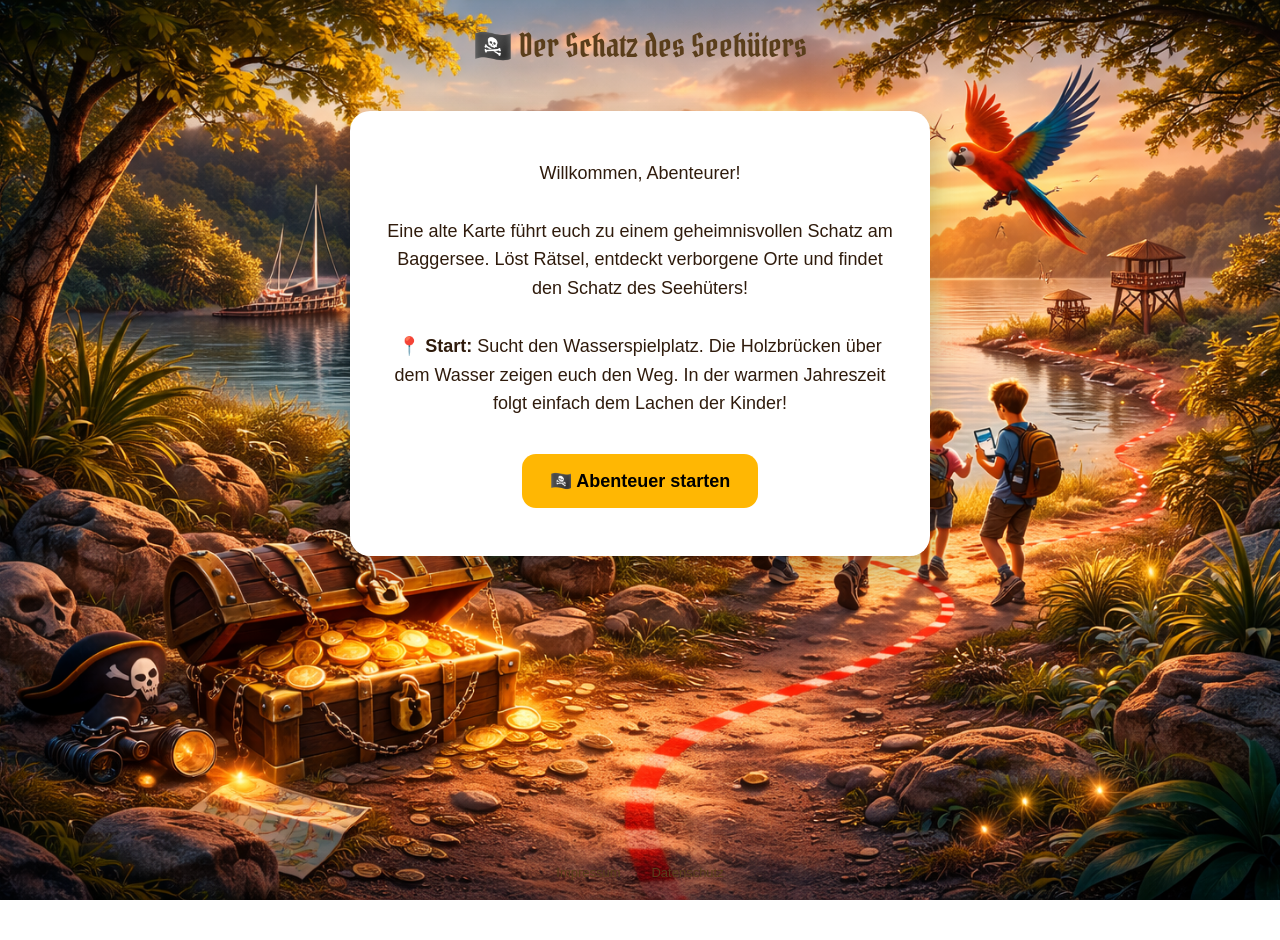
<file: index.html>
<!DOCTYPE html>
<html lang="de">
<head>
  <meta charset="UTF-8">
  <meta name="viewport" content="width=device-width, initial-scale=1.0">
  <title>Der Schatz des Seehüters</title>
  <link href="https://fonts.googleapis.com/css2?family=Pirata+One&display=swap" rel="stylesheet">
  <link rel="stylesheet" href="style.css">
</head>
<body>

<div class="overlay">

  <div class="header">🏴‍☠️ Der Schatz des Seehüters</div>

  <div class="card">
    <p class="story">
      Willkommen, Abenteurer!<br><br>
      Eine alte Karte führt euch zu einem geheimnisvollen Schatz am Baggersee.
      Löst Rätsel, entdeckt verborgene Orte und findet den Schatz des Seehüters!<br><br>
      📍 <strong>Start:</strong> Sucht den Wasserspielplatz.
      Die Holzbrücken über dem Wasser zeigen euch den Weg.
      In der warmen Jahreszeit folgt einfach dem Lachen der Kinder!
    </p>
    <a href="punkt1.html">
      <button onclick="localStorage.setItem('seehueter_progress','0')">
        🏴‍☠️ Abenteuer starten
      </button>
    </a>
    <br>
    <span class="reset-link" id="continueLink"></span>
  </div>

  <div class="footer-links">
    <a href="impressum.html">Impressum</a> ·
    <a href="datenschutz.html">Datenschutz</a>
  </div>

</div>

<script>
  /* Show continue option if there's existing progress */
  const progress = parseInt(localStorage.getItem("seehueter_progress") || "0");
  if (progress > 0 && progress < 7) {
    const next = progress + 1;
    const target = next <= 6 ? "punkt" + next + ".html" : "final.html";
    document.getElementById("continueLink").innerHTML =
      '🔄 <a href="' + target + '" class="reset-link">Abenteuer fortsetzen (Station ' + next + ')</a>';
  }
</script>

</body>
</html>
</file>
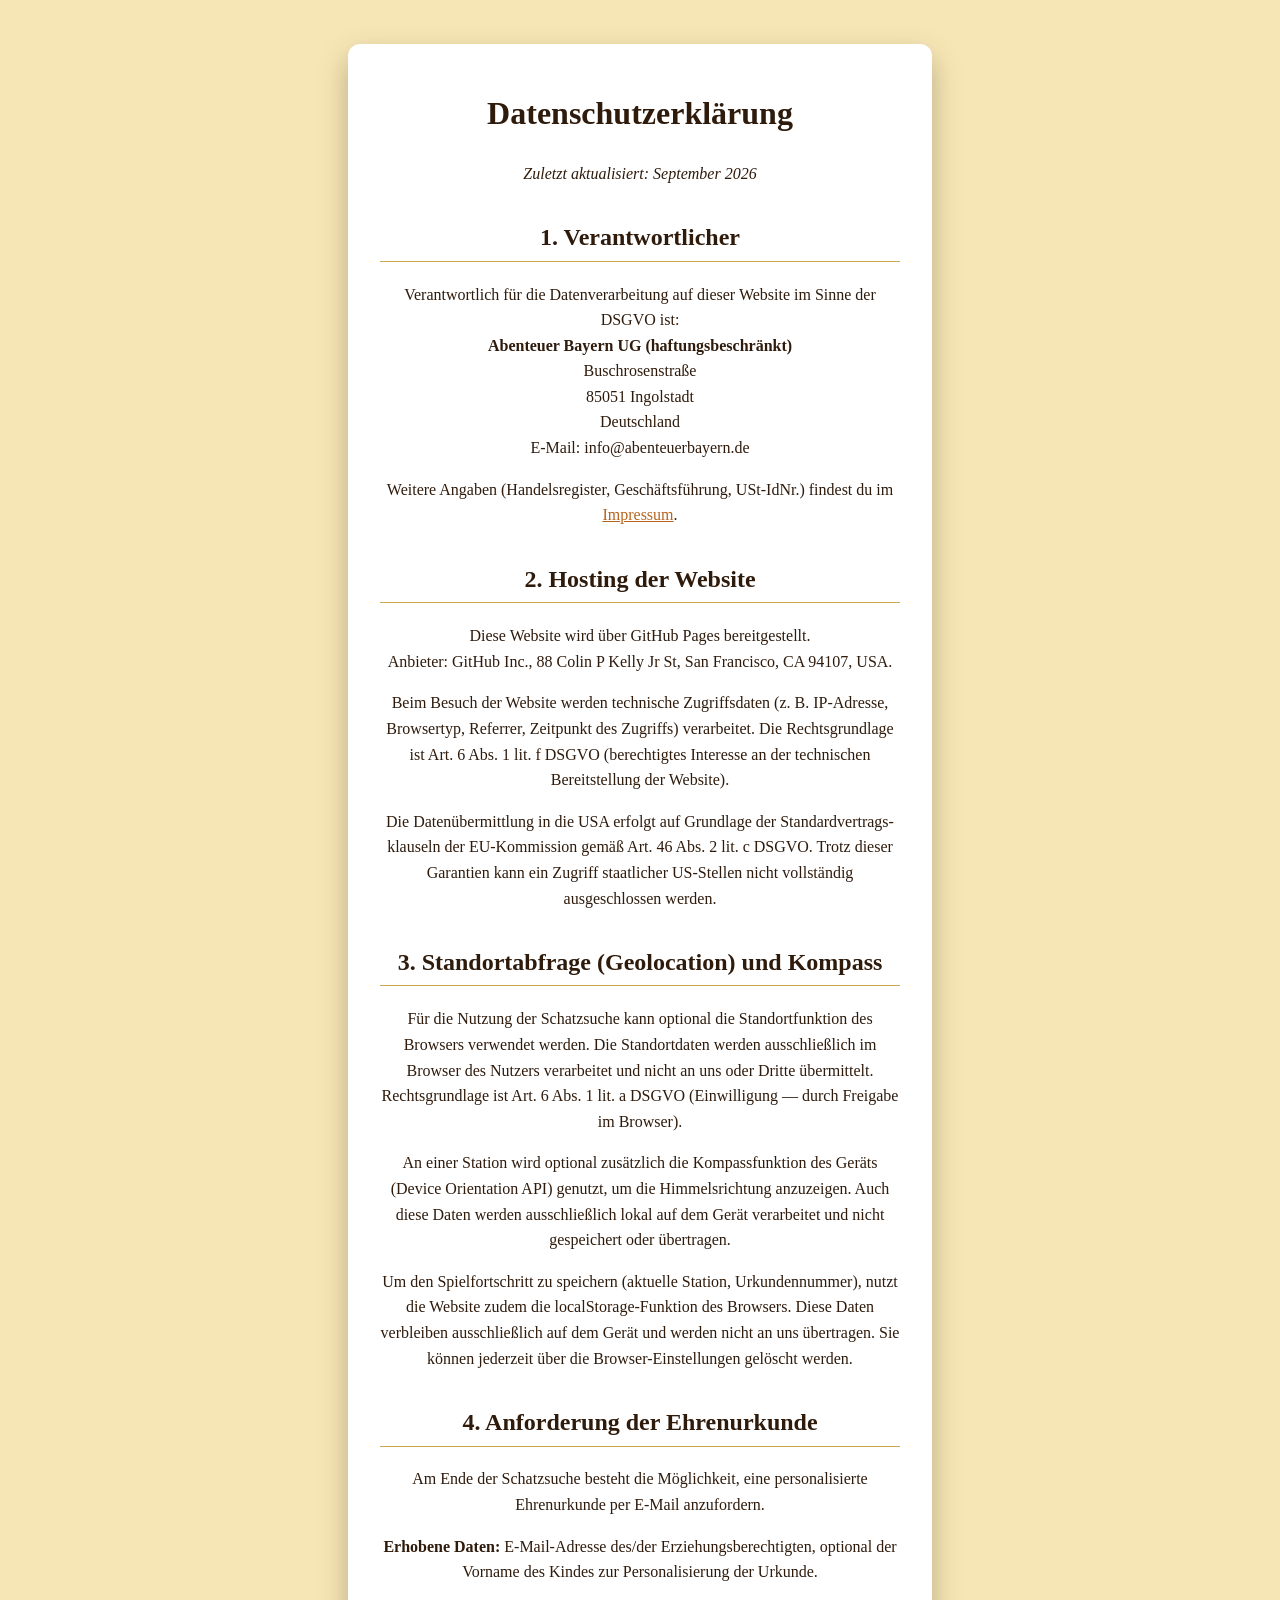
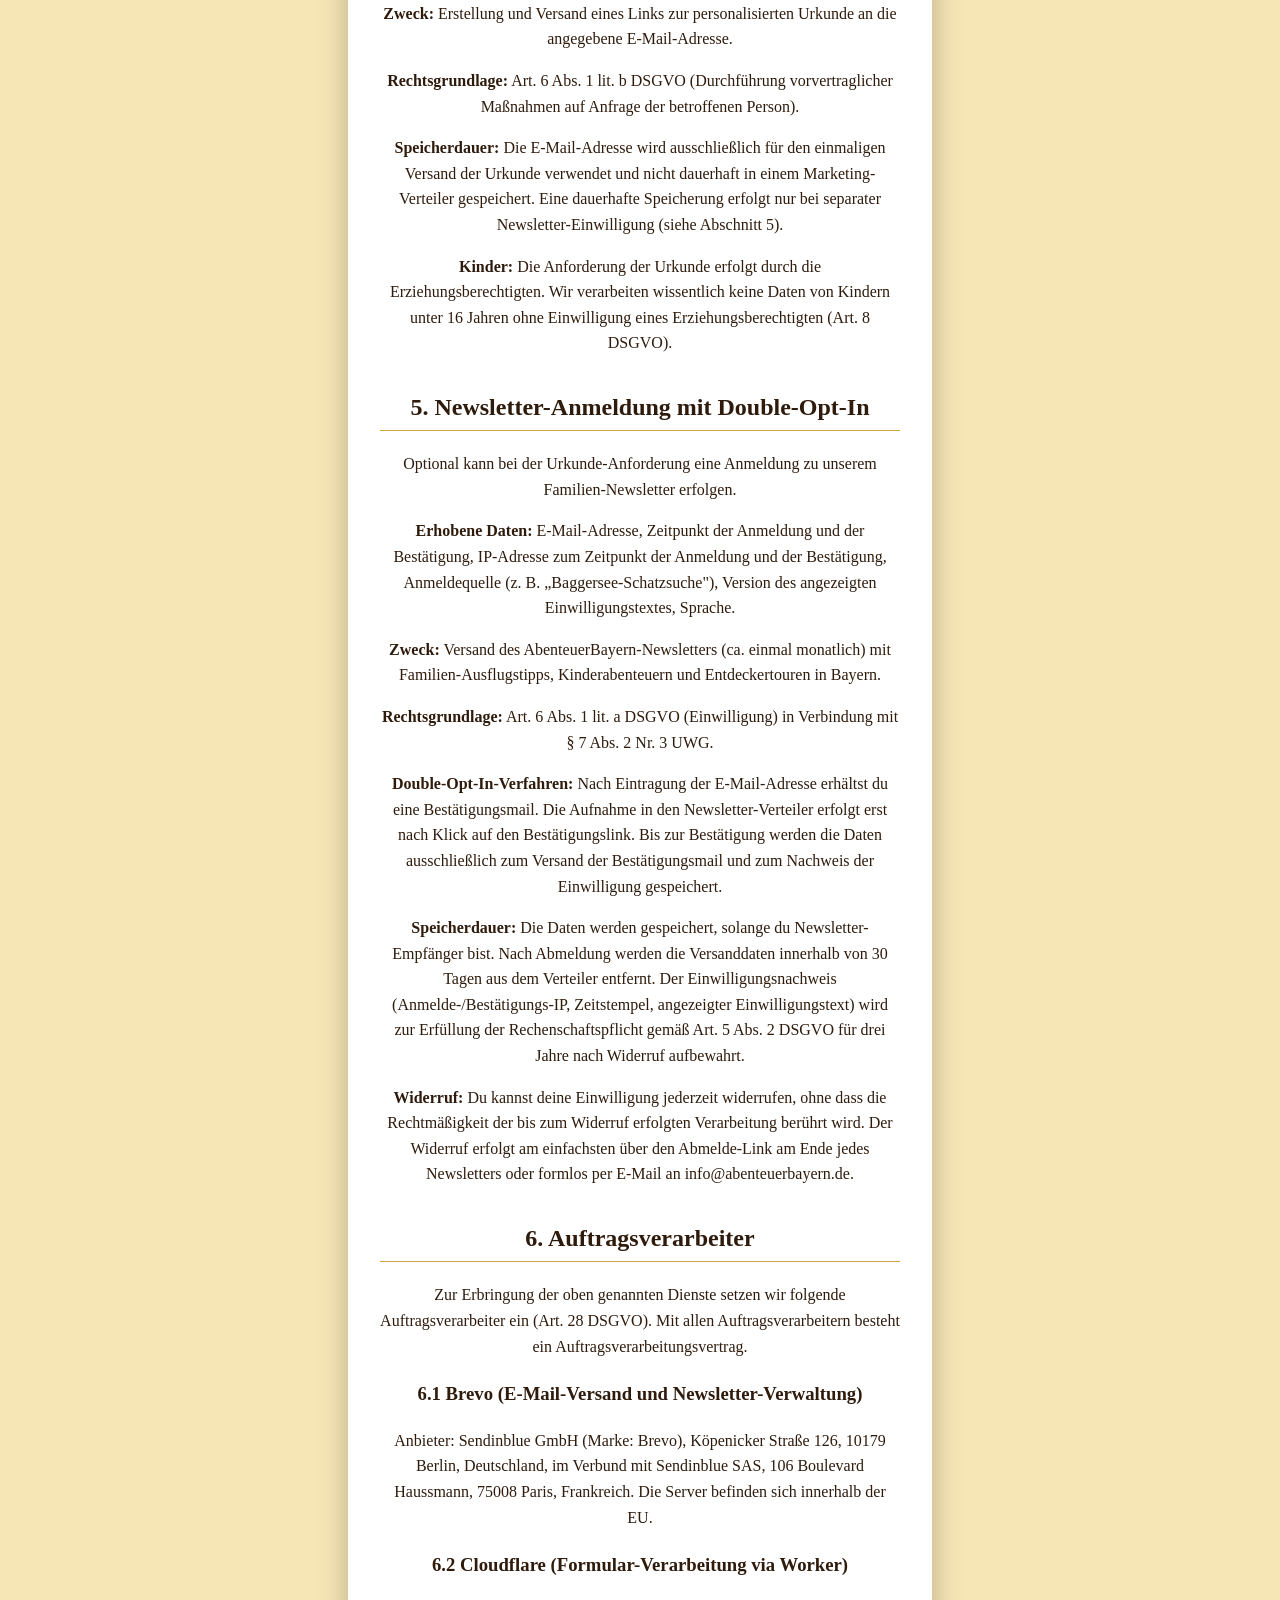
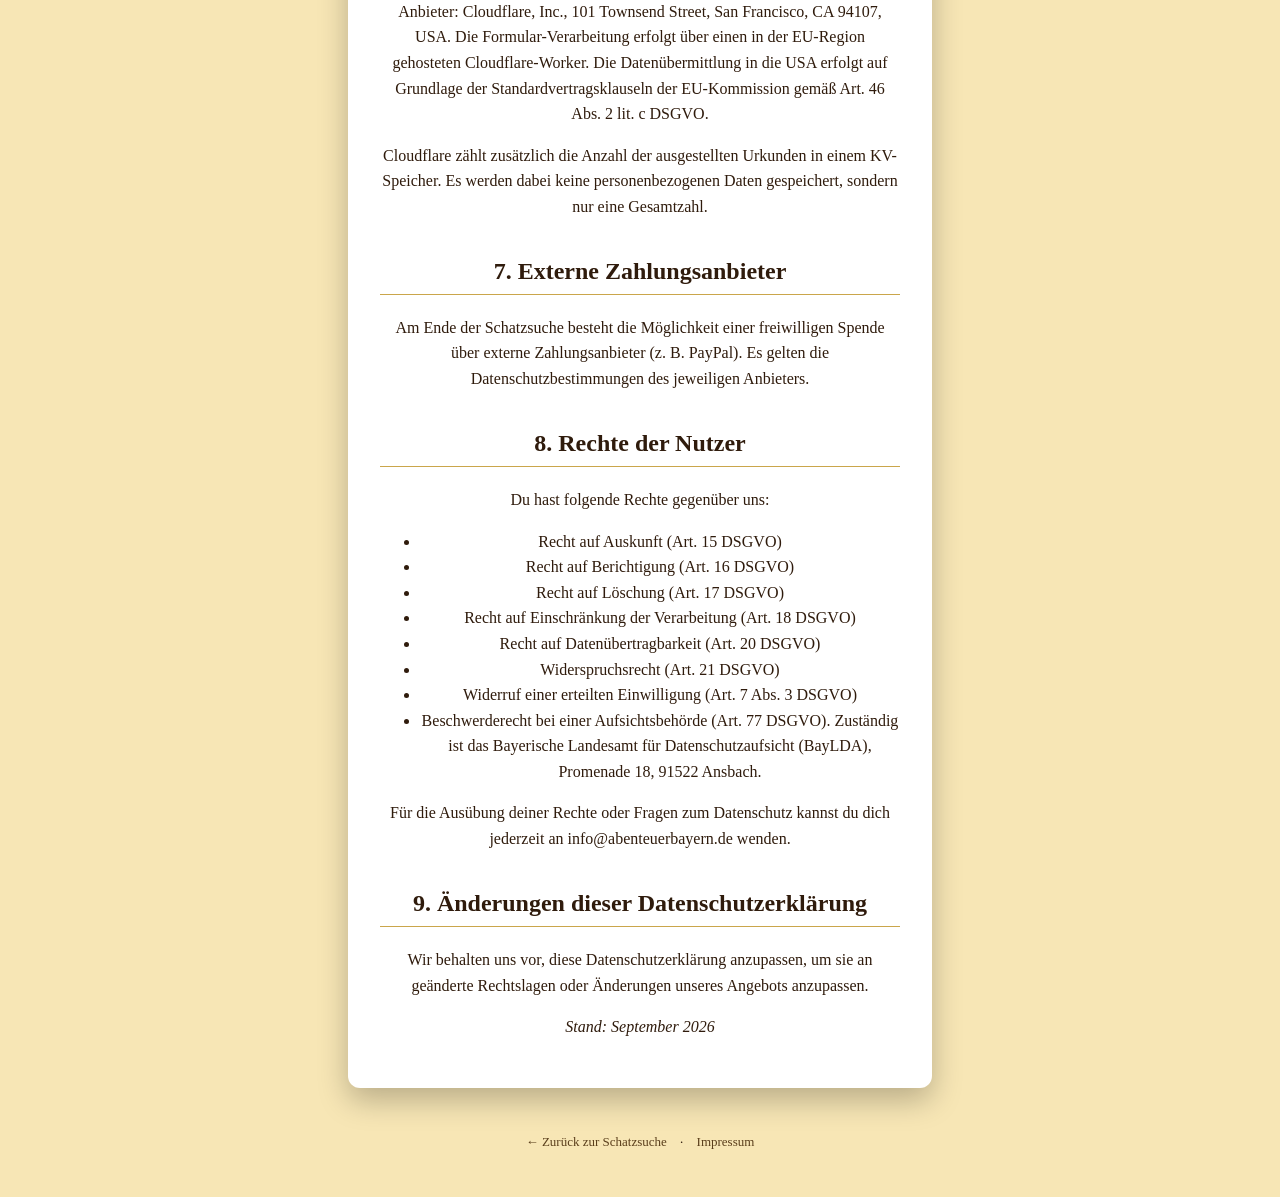
<file: datenschutz.html>
<!DOCTYPE html>
<html lang="de">
<head>
  <meta charset="UTF-8">
  <meta name="viewport" content="width=device-width, initial-scale=1.0">
  <title>Datenschutzerklärung — Der Schatz des Seehüters</title>
  <link rel="stylesheet" href="style.css">
  <style>
    body { max-width: 780px; margin: 0 auto; padding: 24px; font-family: Georgia, serif; line-height: 1.6; color: #2f1b0c; background: #f7e6b5; }
    h1 { margin-top: 12px; }
    h2 { margin-top: 32px; border-bottom: 1px solid #caa64b; padding-bottom: 4px; }
    h3 { margin-top: 20px; }
    a { color: #b5651d; }
    .card { background: #fff; padding: 32px; border-radius: 12px; }
    .footer-links { text-align: center; margin-top: 24px; }
  </style>
</head>
<body>

<div class="card">

<h1>Datenschutzerklärung</h1>
<p><em>Zuletzt aktualisiert: September 2026</em></p>

<h2>1. Verantwortlicher</h2>
<p>
  Verantwortlich für die Datenverarbeitung auf dieser Website im Sinne der DSGVO ist:<br>
  <strong>Abenteuer Bayern UG (haftungsbeschränkt)</strong><br>
  Buschrosenstraße<br>
  85051 Ingolstadt<br>
  Deutschland<br>
  E-Mail: info@abenteuerbayern.de
</p>
<p>
  Weitere Angaben (Handelsregister, Geschäftsführung, USt-IdNr.) findest du im
  <a href="impressum.html">Impressum</a>.
</p>

<h2>2. Hosting der Website</h2>
<p>
  Diese Website wird über GitHub Pages bereitgestellt.<br>
  Anbieter: GitHub Inc., 88 Colin P Kelly Jr St, San Francisco, CA 94107, USA.
</p>
<p>
  Beim Besuch der Website werden technische Zugriffsdaten (z. B. IP-Adresse,
  Browsertyp, Referrer, Zeitpunkt des Zugriffs) verarbeitet. Die Rechtsgrundlage
  ist Art. 6 Abs. 1 lit. f DSGVO (berechtigtes Interesse an der technischen
  Bereitstellung der Website).
</p>
<p>
  Die Datenübermittlung in die USA erfolgt auf Grundlage der Standardvertrags-
  klauseln der EU-Kommission gemäß Art. 46 Abs. 2 lit. c DSGVO. Trotz dieser
  Garantien kann ein Zugriff staatlicher US-Stellen nicht vollständig ausgeschlossen
  werden.
</p>

<h2>3. Standortabfrage (Geolocation) und Kompass</h2>
<p>
  Für die Nutzung der Schatzsuche kann optional die Standortfunktion des Browsers
  verwendet werden. Die Standortdaten werden ausschließlich im Browser des Nutzers
  verarbeitet und nicht an uns oder Dritte übermittelt. Rechtsgrundlage ist Art. 6
  Abs. 1 lit. a DSGVO (Einwilligung — durch Freigabe im Browser).
</p>
<p>
  An einer Station wird optional zusätzlich die Kompassfunktion des Geräts
  (Device Orientation API) genutzt, um die Himmelsrichtung anzuzeigen. Auch
  diese Daten werden ausschließlich lokal auf dem Gerät verarbeitet und nicht
  gespeichert oder übertragen.
</p>
<p>
  Um den Spielfortschritt zu speichern (aktuelle Station, Urkundennummer),
  nutzt die Website zudem die localStorage-Funktion des Browsers. Diese Daten
  verbleiben ausschließlich auf dem Gerät und werden nicht an uns übertragen.
  Sie können jederzeit über die Browser-Einstellungen gelöscht werden.
</p>

<h2>4. Anforderung der Ehrenurkunde</h2>
<p>
  Am Ende der Schatzsuche besteht die Möglichkeit, eine personalisierte
  Ehrenurkunde per E-Mail anzufordern.
</p>
<p>
  <strong>Erhobene Daten:</strong> E-Mail-Adresse des/der Erziehungsberechtigten,
  optional der Vorname des Kindes zur Personalisierung der Urkunde.
</p>
<p>
  <strong>Zweck:</strong> Erstellung und Versand eines Links zur personalisierten
  Urkunde an die angegebene E-Mail-Adresse.
</p>
<p>
  <strong>Rechtsgrundlage:</strong> Art. 6 Abs. 1 lit. b DSGVO (Durchführung
  vorvertraglicher Maßnahmen auf Anfrage der betroffenen Person).
</p>
<p>
  <strong>Speicherdauer:</strong> Die E-Mail-Adresse wird ausschließlich für den
  einmaligen Versand der Urkunde verwendet und nicht dauerhaft in einem Marketing-
  Verteiler gespeichert. Eine dauerhafte Speicherung erfolgt nur bei separater
  Newsletter-Einwilligung (siehe Abschnitt 5).
</p>
<p>
  <strong>Kinder:</strong> Die Anforderung der Urkunde erfolgt durch die
  Erziehungsberechtigten. Wir verarbeiten wissentlich keine Daten von Kindern
  unter 16 Jahren ohne Einwilligung eines Erziehungsberechtigten (Art. 8 DSGVO).
</p>

<h2>5. Newsletter-Anmeldung mit Double-Opt-In</h2>
<p>
  Optional kann bei der Urkunde-Anforderung eine Anmeldung zu unserem
  Familien-Newsletter erfolgen.
</p>
<p>
  <strong>Erhobene Daten:</strong> E-Mail-Adresse, Zeitpunkt der Anmeldung und
  der Bestätigung, IP-Adresse zum Zeitpunkt der Anmeldung und der Bestätigung,
  Anmeldequelle (z. B. „Baggersee-Schatzsuche"), Version des angezeigten
  Einwilligungstextes, Sprache.
</p>
<p>
  <strong>Zweck:</strong> Versand des AbenteuerBayern-Newsletters (ca. einmal
  monatlich) mit Familien-Ausflugstipps, Kinderabenteuern und Entdeckertouren in
  Bayern.
</p>
<p>
  <strong>Rechtsgrundlage:</strong> Art. 6 Abs. 1 lit. a DSGVO (Einwilligung) in
  Verbindung mit § 7 Abs. 2 Nr. 3 UWG.
</p>
<p>
  <strong>Double-Opt-In-Verfahren:</strong> Nach Eintragung der E-Mail-Adresse
  erhältst du eine Bestätigungsmail. Die Aufnahme in den Newsletter-Verteiler
  erfolgt erst nach Klick auf den Bestätigungslink. Bis zur Bestätigung werden
  die Daten ausschließlich zum Versand der Bestätigungsmail und zum Nachweis
  der Einwilligung gespeichert.
</p>
<p>
  <strong>Speicherdauer:</strong> Die Daten werden gespeichert, solange du
  Newsletter-Empfänger bist. Nach Abmeldung werden die Versanddaten innerhalb
  von 30 Tagen aus dem Verteiler entfernt. Der Einwilligungsnachweis
  (Anmelde-/Bestätigungs-IP, Zeitstempel, angezeigter Einwilligungstext) wird
  zur Erfüllung der Rechenschaftspflicht gemäß Art. 5 Abs. 2 DSGVO für drei
  Jahre nach Widerruf aufbewahrt.
</p>
<p>
  <strong>Widerruf:</strong> Du kannst deine Einwilligung jederzeit widerrufen,
  ohne dass die Rechtmäßigkeit der bis zum Widerruf erfolgten Verarbeitung
  berührt wird. Der Widerruf erfolgt am einfachsten über den Abmelde-Link am
  Ende jedes Newsletters oder formlos per E-Mail an info@abenteuerbayern.de.
</p>

<h2>6. Auftragsverarbeiter</h2>
<p>
  Zur Erbringung der oben genannten Dienste setzen wir folgende Auftragsverarbeiter
  ein (Art. 28 DSGVO). Mit allen Auftragsverarbeitern besteht ein
  Auftragsverarbeitungsvertrag.
</p>

<h3>6.1 Brevo (E-Mail-Versand und Newsletter-Verwaltung)</h3>
<p>
  Anbieter: Sendinblue GmbH (Marke: Brevo), Köpenicker Straße 126, 10179 Berlin,
  Deutschland, im Verbund mit Sendinblue SAS, 106 Boulevard Haussmann, 75008
  Paris, Frankreich. Die Server befinden sich innerhalb der EU.
</p>

<h3>6.2 Cloudflare (Formular-Verarbeitung via Worker)</h3>
<p>
  Anbieter: Cloudflare, Inc., 101 Townsend Street, San Francisco, CA 94107, USA.
  Die Formular-Verarbeitung erfolgt über einen in der EU-Region gehosteten
  Cloudflare-Worker. Die Datenübermittlung in die USA erfolgt auf Grundlage
  der Standardvertragsklauseln der EU-Kommission gemäß Art. 46 Abs. 2 lit. c
  DSGVO.
</p>
<p>
  Cloudflare zählt zusätzlich die Anzahl der ausgestellten Urkunden in einem
  KV-Speicher. Es werden dabei keine personenbezogenen Daten gespeichert,
  sondern nur eine Gesamtzahl.
</p>

<h2>7. Externe Zahlungsanbieter</h2>
<p>
  Am Ende der Schatzsuche besteht die Möglichkeit einer freiwilligen Spende
  über externe Zahlungsanbieter (z. B. PayPal). Es gelten die
  Datenschutzbestimmungen des jeweiligen Anbieters.
</p>

<h2>8. Rechte der Nutzer</h2>
<p>Du hast folgende Rechte gegenüber uns:</p>
<ul>
  <li>Recht auf Auskunft (Art. 15 DSGVO)</li>
  <li>Recht auf Berichtigung (Art. 16 DSGVO)</li>
  <li>Recht auf Löschung (Art. 17 DSGVO)</li>
  <li>Recht auf Einschränkung der Verarbeitung (Art. 18 DSGVO)</li>
  <li>Recht auf Datenübertragbarkeit (Art. 20 DSGVO)</li>
  <li>Widerspruchsrecht (Art. 21 DSGVO)</li>
  <li>Widerruf einer erteilten Einwilligung (Art. 7 Abs. 3 DSGVO)</li>
  <li>Beschwerderecht bei einer Aufsichtsbehörde (Art. 77 DSGVO). Zuständig ist
    das Bayerische Landesamt für Datenschutzaufsicht (BayLDA), Promenade 18,
    91522 Ansbach.</li>
</ul>
<p>
  Für die Ausübung deiner Rechte oder Fragen zum Datenschutz kannst du dich
  jederzeit an info@abenteuerbayern.de wenden.
</p>

<h2>9. Änderungen dieser Datenschutzerklärung</h2>
<p>
  Wir behalten uns vor, diese Datenschutzerklärung anzupassen, um sie an
  geänderte Rechtslagen oder Änderungen unseres Angebots anzupassen.
</p>

<p><em>Stand: September 2026</em></p>

</div>

<div class="footer-links">
  <a href="index.html">← Zurück zur Schatzsuche</a> · <a href="impressum.html">Impressum</a>
</div>

</body>
</html>
</file>
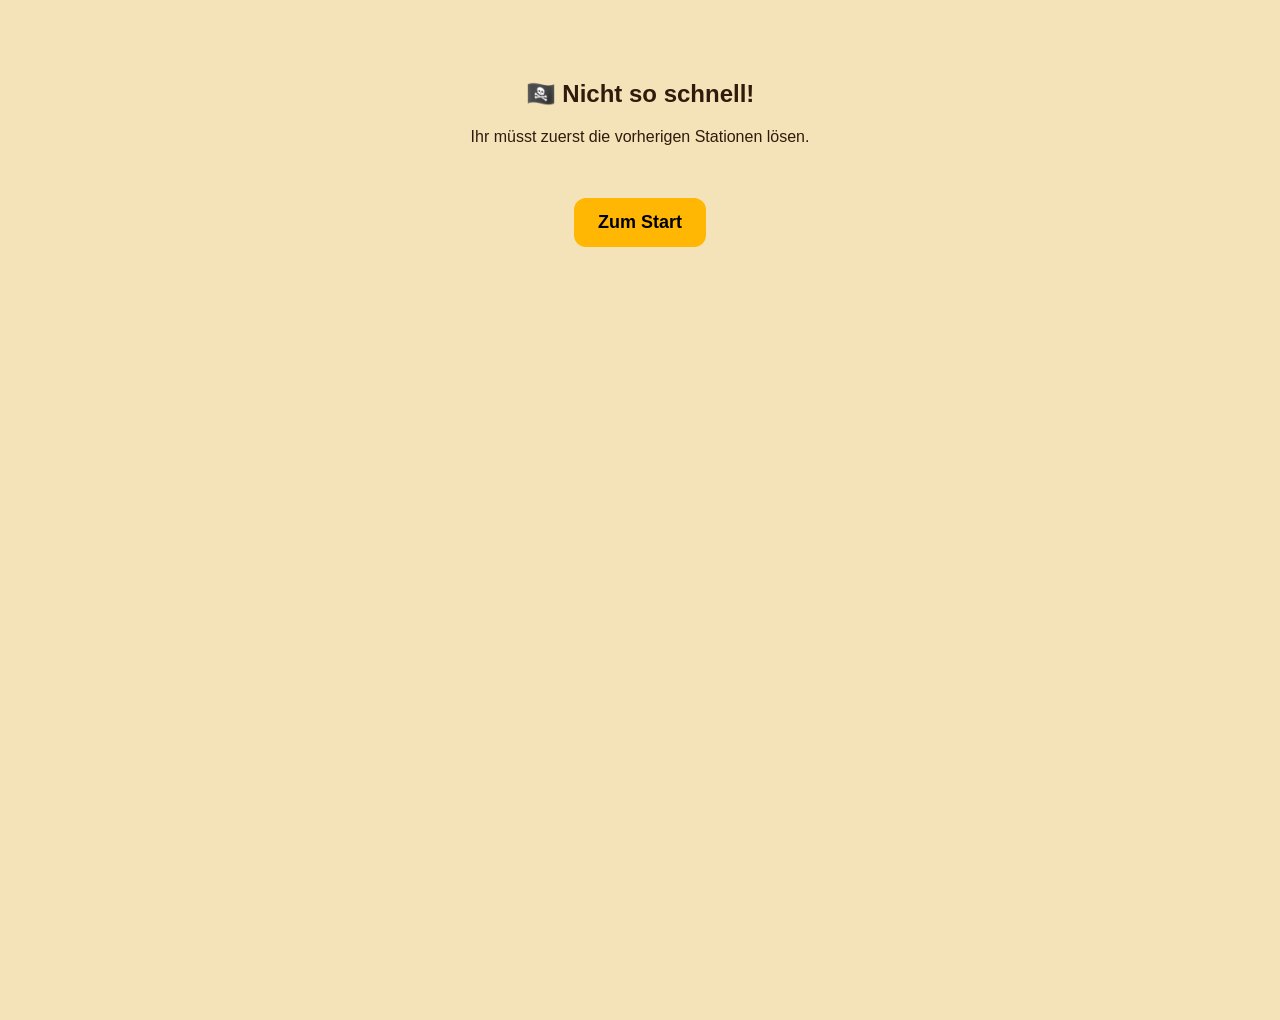
<file: final.html>
<!DOCTYPE html>
<html lang="de">
<head>
  <meta charset="UTF-8">
  <meta name="viewport" content="width=device-width, initial-scale=1.0">
  <title>Der Schatz!</title>
  <link href="https://fonts.googleapis.com/css2?family=Pirata+One&display=swap" rel="stylesheet">
  <link rel="stylesheet" href="style.css">
</head>
<body>

<div class="overlay">

  <div class="header">🏆 Der Schatz des Seehüters</div>

  <div class="nav-bar"><a href="punkt6.html" class="back-link">← Station 6</a></div>

  <div class="card">

    <p class="story">
      Ihr steht an der Kreuzung zwischen Wildpark und Spielplatz.
      Hier liegt der verborgene Schatz des Seehüters!<br><br>
      Prüft euren Standort, um den Schatz zu öffnen.
    </p>

    <button onclick="checkFinalLocation(48.752778, 11.387222, 80)">📍 Standort prüfen</button>
    <p class="gps-hint">⏳ Der Standort braucht nach dem Stillstehen ein paar Sekunden, bis er sich aktualisiert. Bleibt einfach kurz ruhig stehen.</p>
    <p id="gpsResult"></p>

    <div id="treasureArea" class="hidden">

      <h2>🎉 Herzlichen Glückwunsch!</h2>

      <p>
        Ihr habt alle sechs Prüfungen bestanden und den verborgenen Schatz entdeckt!
      </p>

      <p>
        Ihr seid nun offizielle<br>
        Hüter des Baggersees. 🛡️
      </p>

      <p>
        <strong>Klicke auf den Geldsack!</strong>
      </p>

      <div class="chest" onclick="openChest()">💰</div>

      <p id="treasureText" class="hidden">
        🎓 Der Schatz ist geöffnet!<br>
        Holt euch jetzt eure persönliche Ehrenurkunde.
      </p>

      <div id="certificateBtn" class="next-box hidden">
        <p>
          Rechts geht es zum Wildpark, links zum Spielplatz —
          aber zuerst eure wohlverdiente Urkunde!
        </p>
        <button onclick="window.location.href='urkunde-generator.html'">
          🏴‍☠️ Zur Ehrenurkunde
        </button>
      </div>

    </div>

  </div>

  <div class="footer-links">
    <a href="impressum.html">Impressum</a> · <a href="datenschutz.html">Datenschutz</a>
  </div>

</div>

<script src="game.js"></script>

<script>
/* Anti-cheat: must have completed all 6 stations */
checkAccess(6);

let finalWatchId = null;
let finalWatchTimeoutId = null;

function stopFinalWatching() {
  if (finalWatchId !== null) {
    navigator.geolocation.clearWatch(finalWatchId);
    finalWatchId = null;
  }
  if (finalWatchTimeoutId !== null) {
    clearTimeout(finalWatchTimeoutId);
    finalWatchTimeoutId = null;
  }
}

function checkFinalLocation(targetLat, targetLon, radius) {
  const gpsResult = document.getElementById("gpsResult");

  if (typeof TEST_MODE !== 'undefined' && TEST_MODE) {
    gpsResult.innerHTML = "<span class='success'>✅ [TEST] Standort übersprungen.</span>";
    document.getElementById("treasureArea").classList.remove("hidden");
    setProgress(7);
    launchConfetti();
    return;
  }

  if (!navigator.geolocation) {
    gpsResult.innerHTML = "<span class='error'>⚠️ Standortabfrage nicht unterstützt.</span>";
    return;
  }

  stopFinalWatching();

  gpsResult.innerHTML = "<span class='checking'>📡 Standort wird ermittelt … bleibt kurz ruhig stehen.</span>";

  finalWatchId = navigator.geolocation.watchPosition(
    function (pos) {
      const distance = getDistance(
        pos.coords.latitude, pos.coords.longitude,
        targetLat, targetLon
      );
      const accuracy = pos.coords.accuracy;

      if (distance <= radius) {
        stopFinalWatching();
        gpsResult.innerHTML =
          "<span class='success'>✅ Ihr habt den Schatz gefunden!</span>";
        document.getElementById("treasureArea").classList.remove("hidden");
        setProgress(7);
        launchConfetti();
        return;
      }

      if (accuracy && accuracy > radius) {
        gpsResult.innerHTML =
          "<span class='checking'>📡 Die GPS-Genauigkeit verbessert sich noch (±" +
          Math.round(accuracy) + " m) — einen Moment Geduld …</span>";
        return;
      }

      const hint = distance > 500
        ? "Ihr seid noch weit entfernt!"
        : distance > 100
          ? "Schon in der Nähe — sucht die Kreuzung!"
          : "Fast da! Nur noch ein paar Schritte!";
      gpsResult.innerHTML =
        "<span class='error'>📍 " + hint + " (" + Math.round(distance) + " m)</span>";
    },
    function () {
      gpsResult.innerHTML =
        "<span class='error'>⚠️ Standort konnte nicht ermittelt werden. Versucht es erneut.</span>";
    },
    { enableHighAccuracy: true, timeout: 20000, maximumAge: 0 }
  );

  finalWatchTimeoutId = setTimeout(function () {
    if (finalWatchId !== null) {
      stopFinalWatching();
      gpsResult.innerHTML =
        "<span class='error'>⏱️ Das dauert gerade länger. Drückt einfach noch einmal auf „Standort prüfen“.</span>";
    }
  }, 25000);
}

function openChest() {
  document.getElementById("treasureText").classList.remove("hidden");
  document.getElementById("certificateBtn").classList.remove("hidden");
  launchConfetti();
}

function launchConfetti() {
  const colors = ["#ff6b6b", "#ffd93d", "#6bcb77", "#4d96ff", "#ff922b", "#cc5de8"];
  for (let i = 0; i < 120; i++) {
    const c = document.createElement("div");
    c.className = "confetti";
    c.style.background = colors[Math.floor(Math.random() * colors.length)];
    c.style.left = Math.random() * 100 + "vw";
    c.style.animationDuration = (3 + Math.random() * 3) + "s";
    c.style.animationDelay = Math.random() * 2 + "s";
    document.body.appendChild(c);
  }
}
</script>

</body>
</html>
</file>
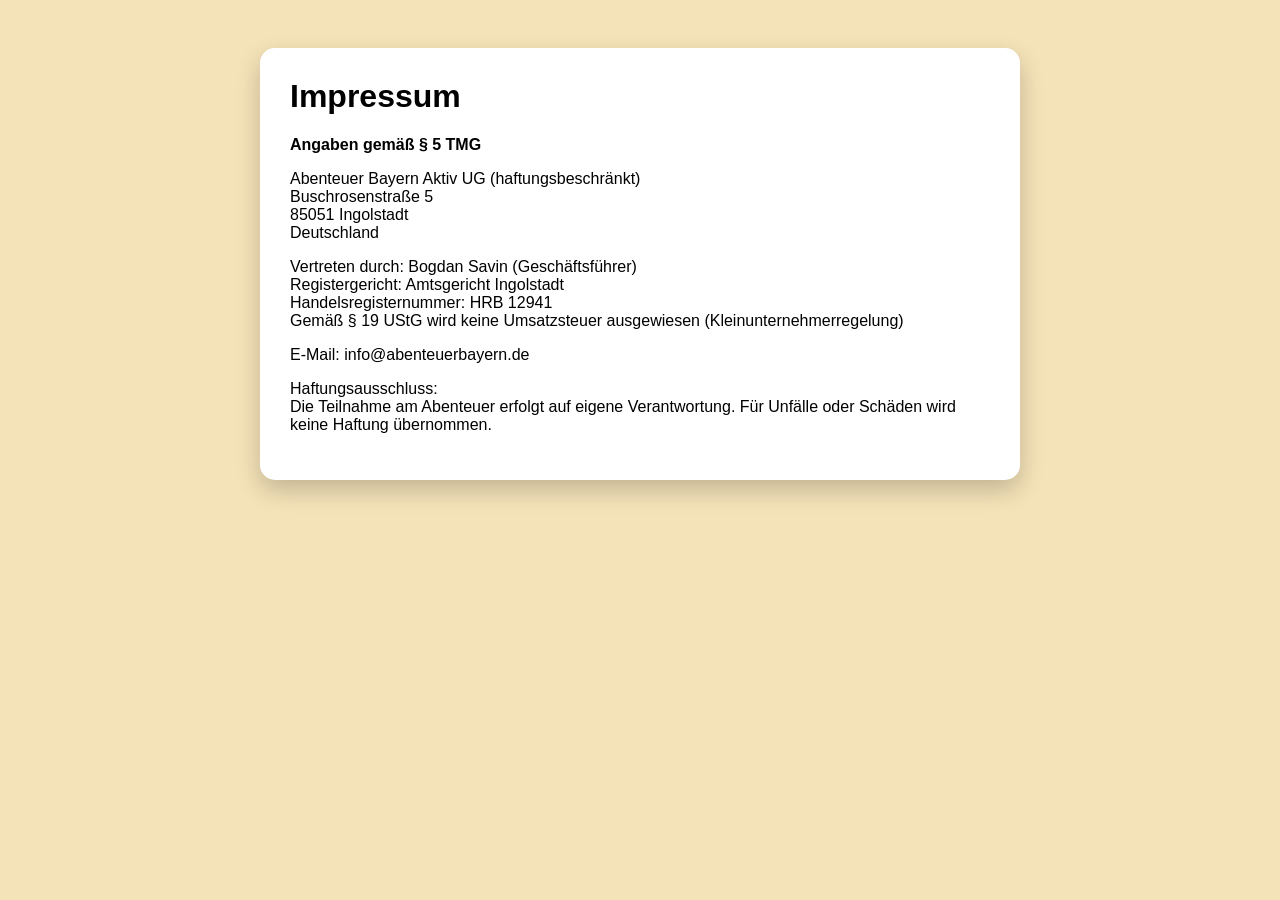
<file: impressum.html>
<!DOCTYPE html>
<html lang="de">
<head>
<meta charset="UTF-8">
<meta name="viewport" content="width=device-width, initial-scale=1.0">
<title>Impressum</title>

<style>
body{
  font-family: Arial;
  background:#f4e2b8;
  padding:40px;
}
.card{
  background:white;
  max-width:700px;
  margin:auto;
  padding:30px;
  border-radius:15px;
  box-shadow:0 10px 25px rgba(0,0,0,0.2);
}
h1{
  margin-top:0;
}
</style>
</head>

<body>

<div class="card">

<h1>Impressum</h1>

<p><strong>Angaben gemäß § 5 TMG</strong></p>

<!-- TODO (rechtlich verbindlich vor Go-Live prüfen):
     Abenteuer Bayern Aktiv UG (haftungsbeschränkt) ist seit April 2026 im Handelsregister
     eingetragen. Ein TMG-Impressum für eine UG MUSS zusätzlich enthalten:
     - Firma lt. Handelsregister + Rechtsformzusatz (UG haftungsbeschränkt)
     - Registergericht + Handelsregisternummer (HRB)
     - Vertretungsberechtigter Geschäftsführer (namentlich)
     - USt-IdNr., falls vorhanden
     Bitte diese Angaben ergänzen — Platzhalter unten anpassen. -->
<p>
Abenteuer Bayern Aktiv UG (haftungsbeschränkt)<br>
Buschrosenstraße 5<br>
85051 Ingolstadt<br>
Deutschland
</p>

<p>
Vertreten durch: Bogdan Savin (Geschäftsführer)<br>
Registergericht: Amtsgericht Ingolstadt<br>
Handelsregisternummer: HRB 12941<br>
Gemäß § 19 UStG wird keine Umsatzsteuer ausgewiesen (Kleinunternehmerregelung)
</p>

<p>
E-Mail: info@abenteuerbayern.de
</p>

<p>
Haftungsausschluss:<br>
Die Teilnahme am Abenteuer erfolgt auf eigene Verantwortung.
Für Unfälle oder Schäden wird keine Haftung übernommen.
</p>

</div>

</body>
</html>
</file>
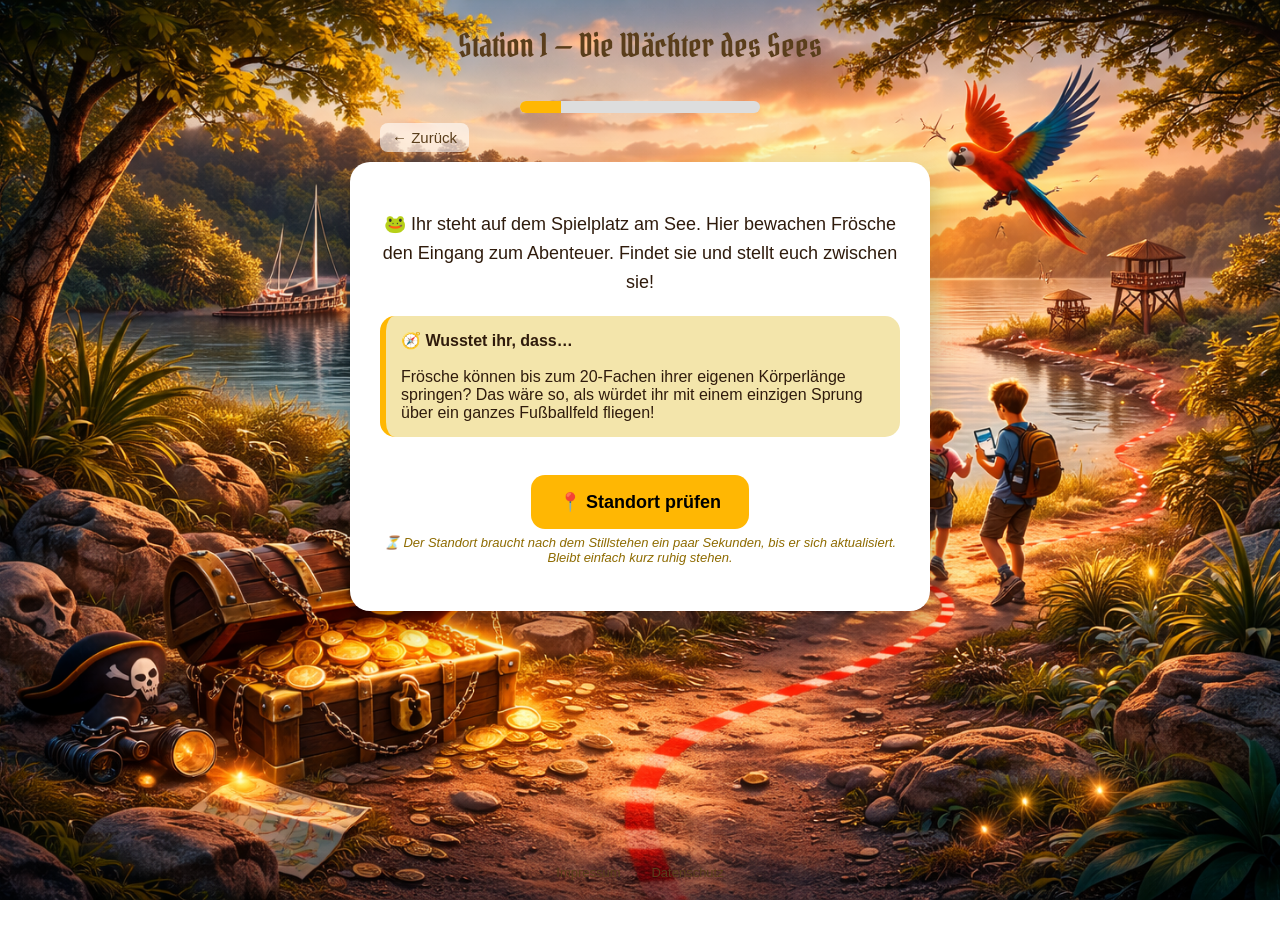
<file: punkt1.html>
<!DOCTYPE html>
<html lang="de">
<head>
  <meta charset="UTF-8">
  <meta name="viewport" content="width=device-width, initial-scale=1.0">
  <title>Station 1</title>
  <link href="https://fonts.googleapis.com/css2?family=Pirata+One&display=swap" rel="stylesheet">
  <link rel="stylesheet" href="style.css">
</head>
<body>

<div class="overlay">

  <div class="header">Station 1 — Die Wächter des Sees</div>

  <div class="progress"><div class="progress-bar" style="width:17%"></div></div>

  <div class="nav-bar"><a href="index.html" class="back-link">← Zurück</a></div>

  <div class="card">

    <p class="story">
      🐸 Ihr steht auf dem Spielplatz am See.
      Hier bewachen Frösche den Eingang zum Abenteuer.
      Findet sie und stellt euch zwischen sie!
    </p>

    <div class="didyouknow">
      🧭 <b>Wusstet ihr, dass…</b><br><br>
      Frösche können bis zum 20-Fachen ihrer eigenen Körperlänge springen?
      Das wäre so, als würdet ihr mit einem einzigen Sprung über ein ganzes Fußballfeld fliegen!
    </div>

    <button onclick="checkLocation(48.75083, 11.40028, 50)">📍 Standort prüfen</button>
    <p class="gps-hint">⏳ Der Standort braucht nach dem Stillstehen ein paar Sekunden, bis er sich aktualisiert. Bleibt einfach kurz ruhig stehen.</p>
    <p id="gpsResult"></p>

    <div id="questionBox" class="hidden">
      <p><b>Wie viele Frösche bewachen den Spielplatz?</b></p>
      <input id="answer" type="number" inputmode="numeric" placeholder="Zahl">
      <br>
      <button onclick="checkTextAnswer(['4'], 'punkt2.html', 1)">Antwort prüfen</button>
      <div id="hintBox" class="hintbox hidden">
        💡 <b>Hinweis:</b> Schaut euch am Eingang des Spielplatzes genau um —
        die Frösche sind gar nicht so klein!
      </div>
    </div>

    <div id="nextClue" class="hidden">
      <div class="next-box">
        <p class="success">🎉 Super! Weiter geht's!</p>
        <p class="distance-info">Folgt dem Uferweg Richtung Westen — nach 170 Metern (etwa 350 Kinderschritte) erreicht ihr das Seehaus.</p>
        <a href="punkt2.html"><button>Weiter zu Station 2 →</button></a>
      </div>
    </div>

  </div>

  <div class="footer-links">
    <a href="impressum.html">Impressum</a> · <a href="datenschutz.html">Datenschutz</a>
  </div>

</div>

<script src="game.js"></script>
<script>checkAccess(0);</script>
</body>
</html>
</file>
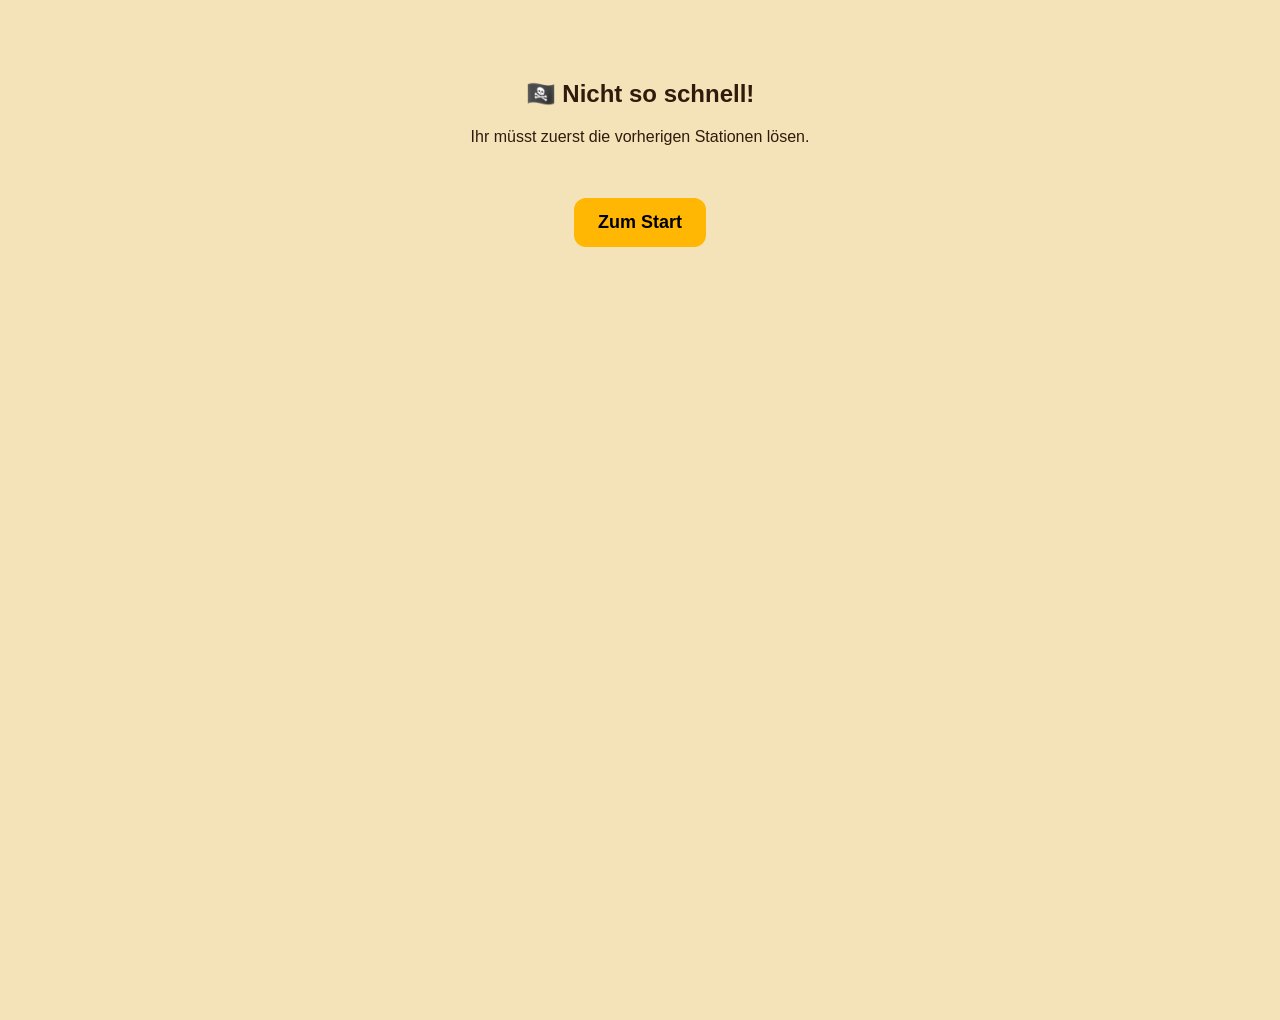
<file: punkt2.html>
<!DOCTYPE html>
<html lang="de">
<head>
  <meta charset="UTF-8">
  <meta name="viewport" content="width=device-width, initial-scale=1.0">
  <title>Station 2</title>
  <link href="https://fonts.googleapis.com/css2?family=Pirata+One&display=swap" rel="stylesheet">
  <link rel="stylesheet" href="style.css">
</head>
<body>

<div class="overlay">

  <div class="header">Station 2 — Das Seehaus</div>

  <div class="progress"><div class="progress-bar" style="width:33%"></div></div>

  <div class="nav-bar"><a href="punkt1.html" class="back-link">← Station 1</a></div>

  <div class="card">

    <p class="story">
      🏠 Zwischen dem Seehaus und dem Y-förmigen Steg wartet eure nächste Prüfung.
      Schaut euch gut um!
    </p>

    <div class="didyouknow">
      🧭 <b>Wusstet ihr, dass…</b><br><br>
      Schwäne wählen normalerweise einen einzigen Partner für ihr ganzes Leben?
      Wenn ihr ein Schwanenpaar auf dem See seht, sind die beiden wahrscheinlich schon seit Jahren zusammen!
    </div>

    <button onclick="checkLocation(48.75167, 11.39861, 50)">📍 Standort prüfen</button>
    <p class="gps-hint">⏳ Der Standort braucht nach dem Stillstehen ein paar Sekunden, bis er sich aktualisiert. Bleibt einfach kurz ruhig stehen.</p>
    <p id="gpsResult"></p>

    <div id="questionBox" class="hidden">
      <p><b>Wie viele Stufen führen hinauf zur Terrasse des Seehauses?</b></p>
      <input id="answer" type="number" inputmode="numeric" placeholder="Zahl">
      <br>
      <!-- TODO: '10' ist Platzhalter! Korrekte Stufenzahl einsetzen. -->
      <button onclick="checkTextAnswer(['10'], 'punkt3.html', 2)">Antwort prüfen</button>
      <div id="hintBox" class="hintbox hidden">
        💡 <b>Hinweis:</b> Geht zum Eingang des Seehauses und zählt die Stufen von unten bis oben!
      </div>
    </div>

    <div id="nextClue" class="hidden">
      <div class="next-box">
        <p class="success">🎉 Gut gemacht!</p>
        <p class="distance-info">Folgt dem Uferweg weitere 350 Meter (etwa 700 Kinderschritte). Haltet Ausschau nach einem bunt bemalten Umkleidehaus!</p>
        <a href="punkt3.html"><button>Weiter zu Station 3 →</button></a>
      </div>
    </div>

  </div>

  <div class="footer-links">
    <a href="impressum.html">Impressum</a> · <a href="datenschutz.html">Datenschutz</a>
  </div>

</div>

<script src="game.js"></script>
<script>checkAccess(1);</script>
</body>
</html>
</file>
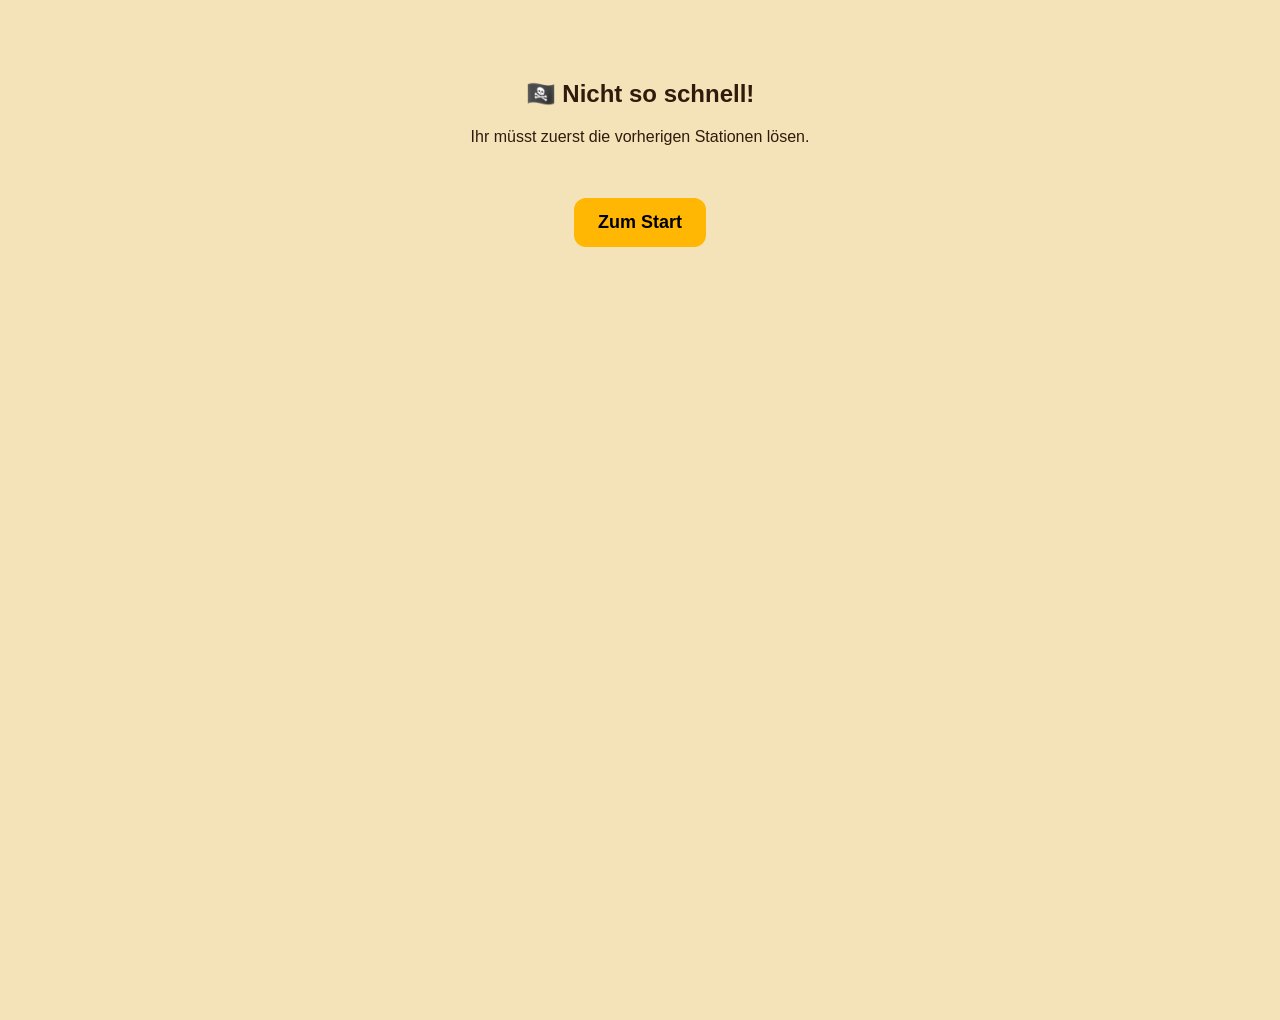
<file: punkt3.html>
<!DOCTYPE html>
<html lang="de">
<head>
  <meta charset="UTF-8">
  <meta name="viewport" content="width=device-width, initial-scale=1.0">
  <title>Station 3</title>
  <link href="https://fonts.googleapis.com/css2?family=Pirata+One&display=swap" rel="stylesheet">
  <link rel="stylesheet" href="style.css">
</head>
<body>

<div class="overlay">

  <div class="header">Station 3 — Das bunte Haus</div>

  <div class="progress"><div class="progress-bar" style="width:50%"></div></div>

  <div class="nav-bar"><a href="punkt2.html" class="back-link">← Station 2</a></div>

  <div class="card">

    <p class="story">
      🎨 Vor euch steht ein bunt bemaltes Umkleidehaus.
      Schaut es euch genau an — die Bilder darauf verraten euch etwas über den Baggersee!
    </p>

    <div class="didyouknow">
      🧭 <b>Wusstet ihr, dass…</b><br><br>
      Biber können mit ihren Zähnen einen dünnen Baum in weniger als 30 Minuten fällen?
      Ihre Zähne wachsen ein ganzes Leben lang und müssen durch das Nagen an Bäumen ständig abgenutzt werden!
    </div>

    <button onclick="checkLocation(48.75333, 11.39667, 100)">📍 Standort prüfen</button>
    <p class="gps-hint">⏳ Der Standort braucht nach dem Stillstehen ein paar Sekunden, bis er sich aktualisiert. Bleibt einfach kurz ruhig stehen.</p>
    <p id="gpsResult"></p>

    <div id="questionBox" class="hidden">
      <p><b>Was ist auf das Umkleidehaus gemalt?</b></p>
      <div class="answer-buttons">
        <button class="answer-btn" onclick="checkButtonAnswer('Blumen', ['Blumen'], 'punkt4.html', 3)">🌸 Blumen</button>
        <button class="answer-btn" onclick="checkButtonAnswer('Palmen', ['Blumen'], 'punkt4.html', 3)">🌴 Palmen</button>
        <button class="answer-btn" onclick="checkButtonAnswer('Anker', ['Blumen'], 'punkt4.html', 3)">⚓ Anker</button>
      </div>
      <div id="hintBox" class="hintbox hidden">
        💡 <b>Hinweis:</b> Schaut euch die großen bunten Bilder auf dem Umkleidehaus genau an — was wächst in warmen Ländern?
      </div>
    </div>

    <div id="nextClue" class="hidden">
      <div class="next-box">
        <p class="success">🎉 Fantastisch!</p>
        <p class="distance-info">Steuert Richtung Südwesten. Nach 250 Metern (etwa 500 Kinderschritte) erreicht ihr ein rotes Haus. Dort könnt ihr eine Pause beim Beachvolleyball einlegen!</p>
        <a href="punkt4.html"><button>Weiter zu Station 4 →</button></a>
      </div>
    </div>

  </div>

  <div class="footer-links">
    <a href="impressum.html">Impressum</a> · <a href="datenschutz.html">Datenschutz</a>
  </div>

</div>

<script src="game.js"></script>
<script>checkAccess(2);</script>
</body>
</html>
</file>
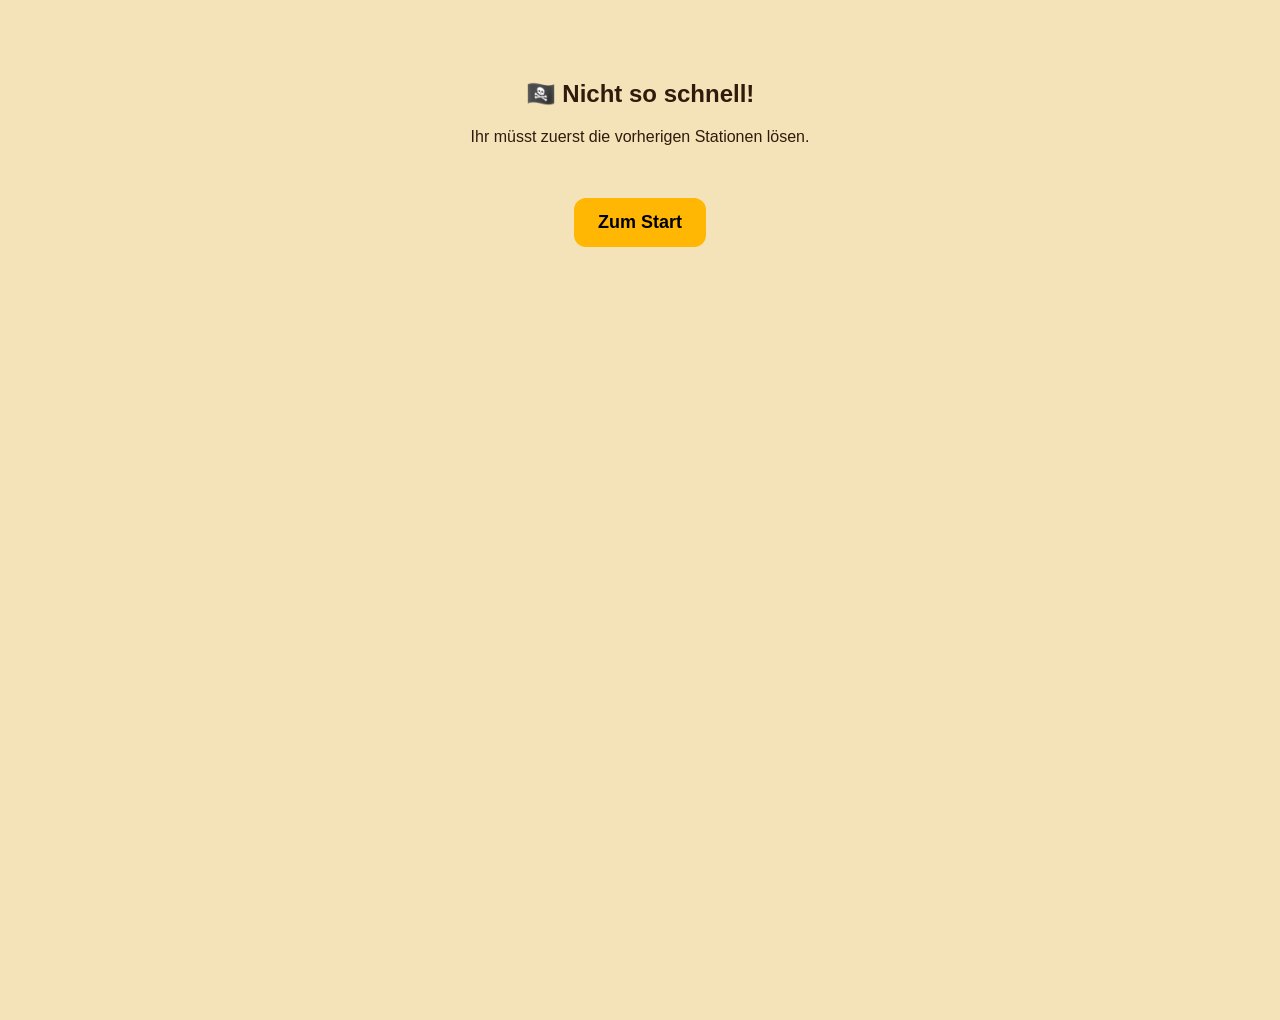
<file: punkt4.html>
<!DOCTYPE html>
<html lang="de">
<head>
  <meta charset="UTF-8">
  <meta name="viewport" content="width=device-width, initial-scale=1.0">
  <title>Station 4</title>
  <link href="https://fonts.googleapis.com/css2?family=Pirata+One&display=swap" rel="stylesheet">
  <link rel="stylesheet" href="style.css">
</head>
<body>

<div class="overlay">

  <div class="header">Station 4 — Das Geheimnis des roten Hauses</div>

  <div class="progress"><div class="progress-bar" style="width:67%"></div></div>

  <div class="nav-bar"><a href="punkt3.html" class="back-link">← Station 3</a></div>

  <div class="card">

    <p class="story">
      🏚️ Das rote Haus am Ufer verbirgt ein Geheimnis!
      Hier kann man nicht nur schwimmen oder Beachvolleyball spielen —
      das rote Haus bietet eine ganz besondere Aktivität, die euch tief
      unter die Wasseroberfläche führt. Schaut euch um und lüftet das Geheimnis!
    </p>

    <div class="didyouknow">
      🧭 <b>Wusstet ihr, dass…</b><br><br>
      Otter sind ausgezeichnete Schwimmer und können bis zu 5 Minuten unter Wasser bleiben?
      Sie schlafen sogar manchmal auf dem Rücken treibend im Wasser und halten sich dabei an den Pfoten fest, um nicht abzutreiben!
    </div>

    <button onclick="checkLocation(48.75139, 11.39444, 100)">📍 Standort prüfen</button>
    <p class="gps-hint">⏳ Der Standort braucht nach dem Stillstehen ein paar Sekunden, bis er sich aktualisiert. Bleibt einfach kurz ruhig stehen.</p>
    <p id="gpsResult"></p>

    <div id="questionBox" class="hidden">
      <p><b>Welche besondere Wassersportaktivität kann man am roten Haus machen?</b></p>
      <div class="answer-buttons">
        <button class="answer-btn" onclick="checkButtonAnswer('Surfen', ['Tauchen'], 'punkt5.html', 4)">🏄 Surfen</button>
        <button class="answer-btn" onclick="checkButtonAnswer('Tauchen', ['Tauchen'], 'punkt5.html', 4)">🤿 Tauchen</button>
        <button class="answer-btn" onclick="checkButtonAnswer('Segeln', ['Tauchen'], 'punkt5.html', 4)">⛵ Segeln</button>
      </div>
      <div id="hintBox" class="hintbox hidden">
        💡 <b>Hinweis:</b> Schaut euch die Schilder am roten Haus an — hier kann man Ausrüstung für eine Unterwasser-Aktivität ausleihen!
      </div>
    </div>

    <div id="nextClue" class="hidden">
      <div class="next-box">
        <p class="success">🎉 Richtig — das Geheimnis ist gelüftet!</p>
        <p class="distance-info">Jetzt wird's spannend! Folgt dem Weg 600 Meter weiter (etwa 1.200 Kinderschritte). Dort machen der See und der Weg eine scharfe Kurve. Eine versteckte Bank bietet euch Schatten.</p>
        <a href="punkt5.html"><button>Weiter zu Station 5 →</button></a>
      </div>
    </div>

  </div>

  <div class="footer-links">
    <a href="impressum.html">Impressum</a> · <a href="datenschutz.html">Datenschutz</a>
  </div>

</div>

<script src="game.js"></script>
<script>checkAccess(3);</script>
</body>
</html>
</file>
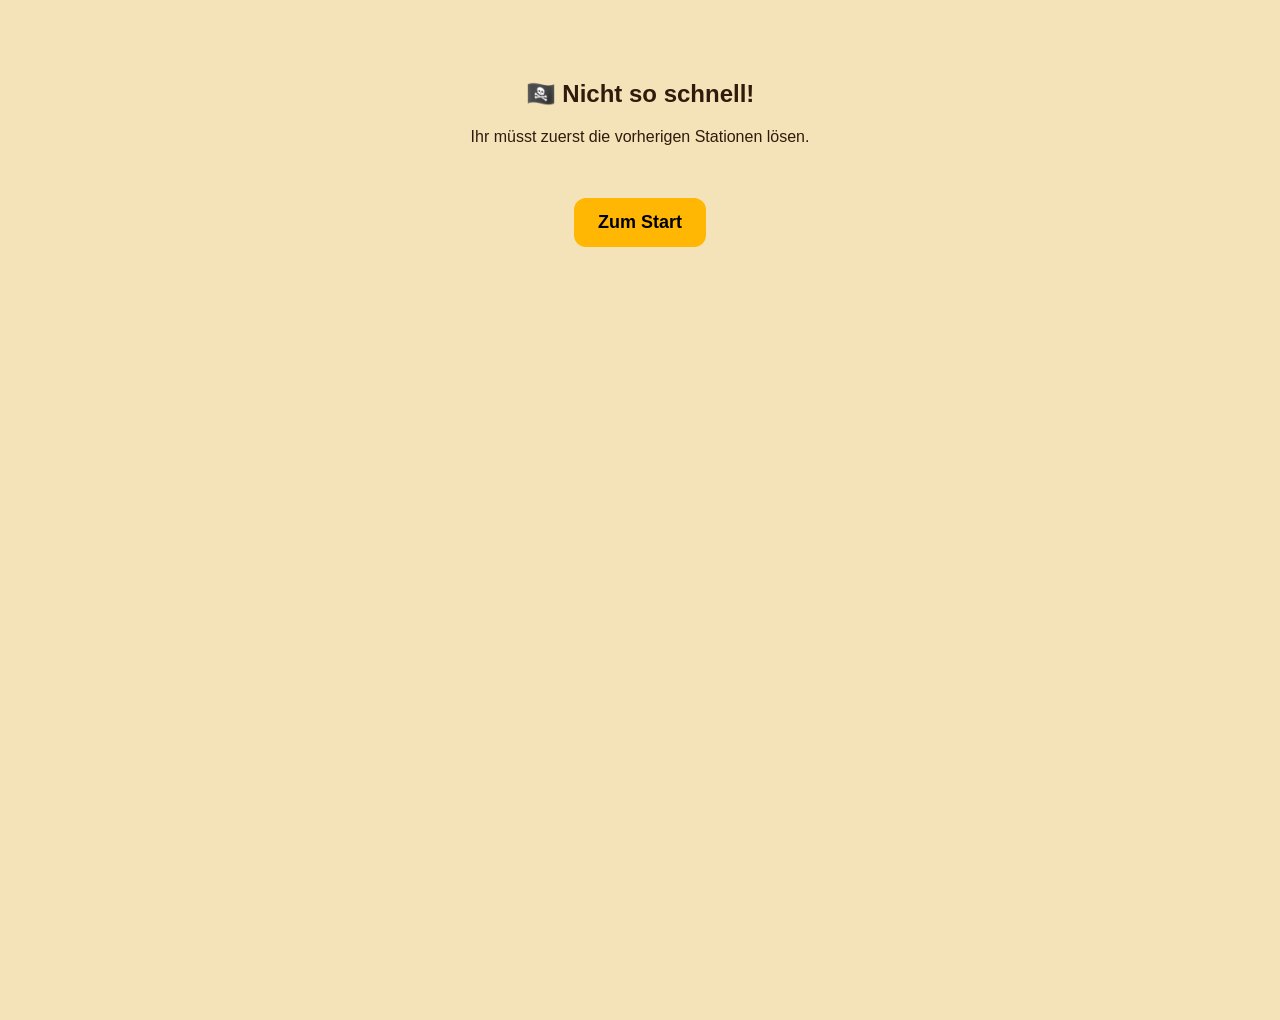
<file: punkt5.html>
<!DOCTYPE html>
<html lang="de">
<head>
  <meta charset="UTF-8">
  <meta name="viewport" content="width=device-width, initial-scale=1.0">
  <title>Station 5</title>
  <link href="https://fonts.googleapis.com/css2?family=Pirata+One&display=swap" rel="stylesheet">
  <link rel="stylesheet" href="style.css">
  <style>
    .compass-box {
      background: #f3e5ab;
      border-radius: 15px;
      padding: 20px;
      margin: 15px 0;
      border-left: 6px solid #ffb703;
    }
    .compass-circle {
      width: 160px;
      height: 160px;
      border: 4px solid #5a3e1b;
      border-radius: 50%;
      margin: 15px auto;
      position: relative;
      background: #fdf6e3;
    }
    .compass-needle {
      position: absolute;
      top: 50%;
      left: 50%;
      width: 4px;
      height: 60px;
      background: linear-gradient(to top, #ccc 50%, #c0392b 50%);
      transform-origin: bottom center;
      transform: translateX(-50%) translateY(-100%) rotate(0deg);
      border-radius: 2px;
      transition: transform 0.3s ease;
    }
    .compass-label {
      position: absolute;
      font-weight: bold;
      font-size: 14px;
      color: #5a3e1b;
    }
    .compass-label.n { top: 5px; left: 50%; transform: translateX(-50%); color: #c0392b; }
    .compass-label.s { bottom: 5px; left: 50%; transform: translateX(-50%); }
    .compass-label.e { right: 8px; top: 50%; transform: translateY(-50%); }
    .compass-label.w { left: 8px; top: 50%; transform: translateY(-50%); }
    .compass-heading { font-size: 16px; font-weight: bold; margin-top: 10px; }
    .compass-btn {
      padding: 12px 20px;
      font-size: 16px;
      border: 2px solid #5a3e1b;
      border-radius: 12px;
      background: #f3e5ab;
      cursor: pointer;
      margin-top: 10px;
    }
    .compass-tips {
      text-align: left;
      font-size: 14px;
      line-height: 1.6;
      margin-top: 12px;
      color: #5a3e1b;
    }
  </style>
</head>
<body>

<div class="overlay">

  <div class="header">Station 5 — Die große Kurve</div>

  <div class="progress"><div class="progress-bar" style="width:83%"></div></div>

  <div class="nav-bar"><a href="punkt4.html" class="back-link">← Station 4</a></div>

  <div class="card">

    <p class="story">
      🧭 Hier machen der See und der Weg eine scharfe Kurve nach rechts!
  Stellt euch mitten in die enge Kurve und beobachtet, in welche Richtung der Weg danach weiterführt.
    </p>

    <div class="didyouknow">
      🧭 <b>Wusstet ihr, dass…</b><br><br>
      Enten können manchmal mit einem offenen Auge schlafen?
      So können sie sich gleichzeitig ausruhen und vor Raubtieren schützen.
      Das nennt man „unihemisphärischen Schlaf"!
    </div>

    <!-- COMPASS HELPER -->
    <div class="compass-box">
      <b>🧭 Braucht ihr Hilfe mit den Himmelsrichtungen?</b>
      <br>
      <button class="compass-btn" onclick="startCompass()">Kompass öffnen</button>

      <div id="compassWidget" class="hidden">
        <div class="compass-circle">
          <span class="compass-label n">N</span>
          <span class="compass-label s">S</span>
          <span class="compass-label e">O</span>
          <span class="compass-label w">W</span>
          <div class="compass-needle" id="needle"></div>
        </div>
        <div class="compass-heading" id="headingText">—</div>
      </div>

      <div id="compassFallback" class="hidden">
        <div class="compass-tips">
          📱 <b>Euer Telefon kann das auch:</b><br>
          • <b>iPhone:</b> Öffnet die App „Kompass"<br>
          • <b>Android:</b> Öffnet Google Maps — der blaue Punkt zeigt eure Blickrichtung<br><br>
          ☀️ <b>Ohne Handy:</b> Die Sonne steht mittags im Süden.
          Wenn ihr ihr den Rücken zuwendet, schaut ihr nach Norden.
          Links ist Westen, rechts ist Osten.
        </div>
      </div>
    </div>

    <button onclick="checkLocation(48.74667, 11.39056, 100)">📍 Standort prüfen</button>
    <p class="gps-hint">⏳ Der Standort braucht nach dem Stillstehen ein paar Sekunden, bis er sich aktualisiert. Bleibt einfach kurz ruhig stehen.</p>
    <p id="gpsResult"></p>

    <div id="questionBox" class="hidden">
      <p><b>In welche Himmelsrichtung führt der Weg nach der Kurve?</b></p>
      <div class="answer-buttons">
        <button class="answer-btn" onclick="checkButtonAnswer('Nordosten', ['Nordwesten'], 'punkt6.html', 5)">↗️ Nordosten</button>
        <button class="answer-btn" onclick="checkButtonAnswer('Südosten', ['Nordwesten'], 'punkt6.html', 5)">↘️ Südosten</button>
        <button class="answer-btn" onclick="checkButtonAnswer('Nordwesten', ['Nordwesten'], 'punkt6.html', 5)">↖️ Nordwesten</button>
      </div>
      <div id="hintBox" class="hintbox hidden">
        💡 <b>Hinweis:</b> Steht an der Kurve und schaut, wohin der Weg weitergeht. Die Sonne geht im Westen unter — in welche Richtung zeigt der Weg?
      </div>
    </div>

    <div id="nextClue" class="hidden">
      <div class="next-box">
        <p class="success">🎉 Genau richtig!</p>
        <p class="distance-info">Erinnert ihr euch an das bunte Umkleidehaus? Nach 350 Metern (etwa 700 Kinderschritte) findet ihr ein zweites! Genießt die Aussicht am kleinen Strand.</p>
        <a href="punkt6.html"><button>Weiter zu Station 6 →</button></a>
      </div>
    </div>

  </div>

  <div class="footer-links">
    <a href="impressum.html">Impressum</a> · <a href="datenschutz.html">Datenschutz</a>
  </div>

</div>

<script src="game.js"></script>
<script>
checkAccess(4);

function startCompass() {
  /* iOS 13+ needs permission */
  if (typeof DeviceOrientationEvent !== 'undefined' &&
      typeof DeviceOrientationEvent.requestPermission === 'function') {
    DeviceOrientationEvent.requestPermission()
      .then(function(state) {
        if (state === 'granted') {
          activateCompass();
        } else {
          showFallback();
        }
      })
      .catch(function() {
        showFallback();
      });
  } else if ('DeviceOrientationEvent' in window) {
    activateCompass();
  } else {
    showFallback();
  }
}

function activateCompass() {
  document.getElementById("compassWidget").classList.remove("hidden");
  document.getElementById("compassFallback").classList.remove("hidden");

  window.addEventListener('deviceorientation', function(e) {
    /* iOS uses webkitCompassHeading, Android uses alpha */
    let heading = e.webkitCompassHeading || (360 - (e.alpha || 0));
    heading = Math.round(heading);

    const needle = document.getElementById("needle");
    needle.style.transform =
      "translateX(-50%) translateY(-100%) rotate(" + heading + "deg)";

    const dirs = ["N", "NO", "O", "SO", "S", "SW", "W", "NW"];
    const idx = Math.round(heading / 45) % 8;
    document.getElementById("headingText").textContent =
      heading + "° — " + dirs[idx];
  });
}

function showFallback() {
  document.getElementById("compassFallback").classList.remove("hidden");
}
</script>
</body>
</html>
</file>
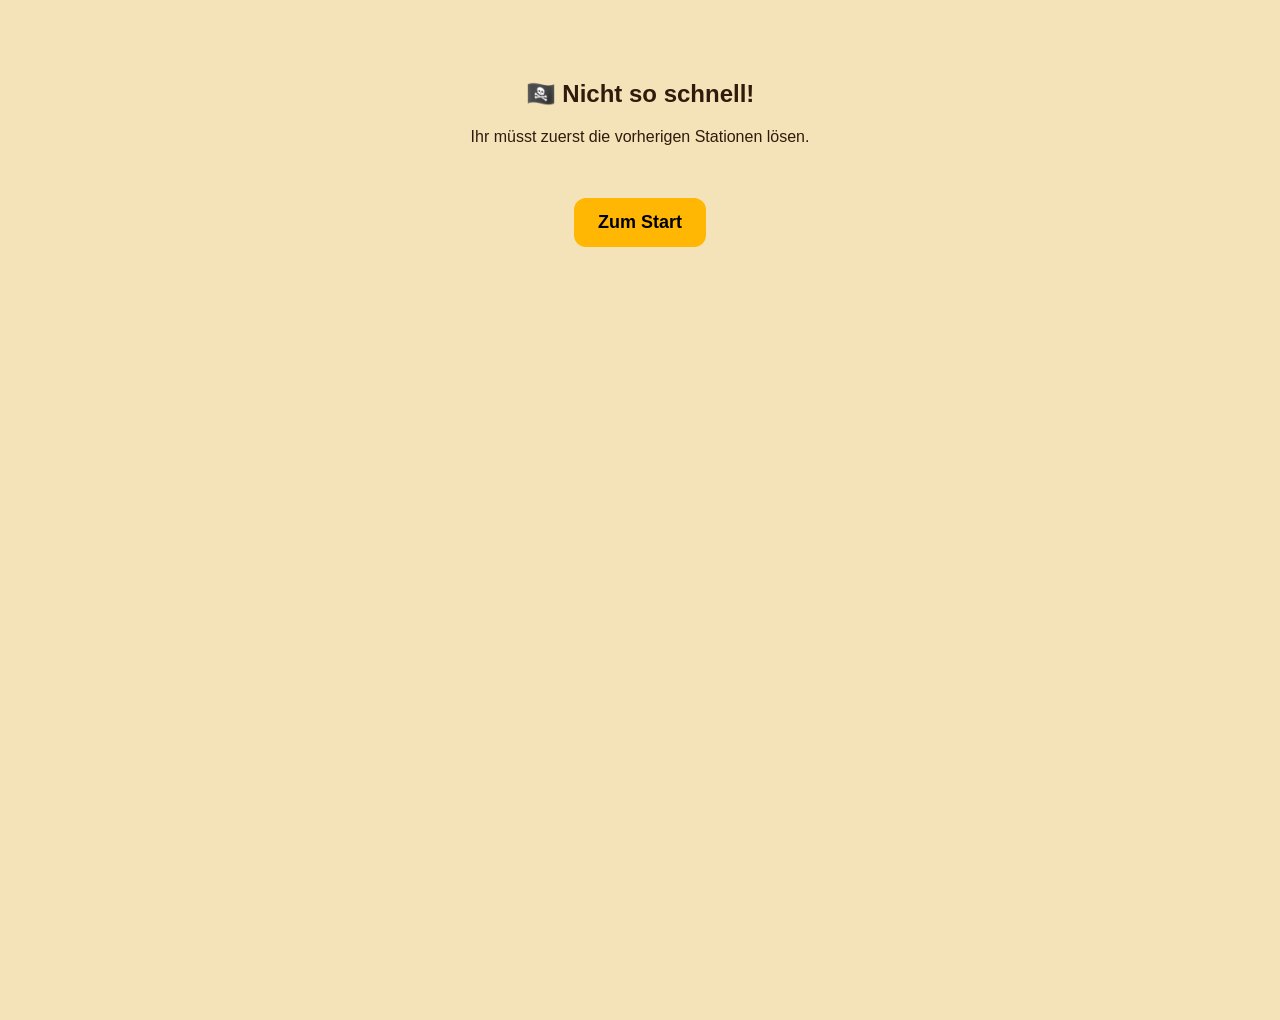
<file: punkt6.html>
<!DOCTYPE html>
<html lang="de">
<head>
  <meta charset="UTF-8">
  <meta name="viewport" content="width=device-width, initial-scale=1.0">
  <title>Station 6</title>
  <link href="https://fonts.googleapis.com/css2?family=Pirata+One&display=swap" rel="stylesheet">
  <link rel="stylesheet" href="style.css">
</head>
<body>

<div class="overlay">

  <div class="header">Station 6 — Der kleine Strand</div>

  <div class="progress"><div class="progress-bar" style="width:100%"></div></div>

  <div class="nav-bar"><a href="punkt5.html" class="back-link">← Station 5</a></div>

  <div class="card">

    <p class="story">
      🏖️ Ihr habt das zweite bunte Umkleidehaus erreicht!
      Hier lädt ein kleiner Strand zum Verweilen ein.
      Aber der Schatz wartet — eine letzte Frage noch!
    </p>

    <div class="didyouknow">
      🧭 <b>Wusstet ihr, dass…</b><br><br>
      Libellen können rückwärts fliegen und erreichen Geschwindigkeiten von bis zu 50 km/h —
      das ist schneller, als ihr mit dem Fahrrad fahren könnt!
      Sie sind die besten Flieger der Insektenwelt und leben schon seit über 300 Millionen
      Jahren auf der Erde — noch vor den Dinosauriern!
    </div>

    <button onclick="checkLocation(48.749444, 11.388333, 100)">📍 Standort prüfen</button>
    <p class="gps-hint">⏳ Der Standort braucht nach dem Stillstehen ein paar Sekunden, bis er sich aktualisiert. Bleibt einfach kurz ruhig stehen.</p>
    <p id="gpsResult"></p>

    <div id="questionBox" class="hidden">
      <p><b>Wie viele bunte Umkleidehäuser habt ihr insgesamt auf dem Weg gesehen?</b></p>
      <input id="answer" type="number" inputmode="numeric" placeholder="Zahl">
      <br>
      <button onclick="checkTextAnswer(['3'], 'final.html', 6)">Antwort prüfen</button>
      <div id="hintBox" class="hintbox hidden">
        💡 <b>Hinweis:</b> Denkt an den ganzen Weg zurück — bei welchen Stationen habt ihr ein bunt bemaltes Umkleidehaus gesehen?
      </div>
    </div>

    <div id="nextClue" class="hidden">
      <div class="next-box">
        <p class="success">🎉 Sehr gut! Ihr habt aufgepasst!</p>
        <p class="distance-info">Die letzte Etappe! Nur noch 400 Meter (etwa 800 Kinderschritte) bis zum Schatz. An der Kreuzung wartet eine Entscheidung: rechts zum Wildpark, links zum Spielplatz. Aber zuerst — der Schatz!</p>
        <a href="final.html"><button>🏴‍☠️ Zum Schatz! →</button></a>
      </div>
    </div>

  </div>

  <div class="footer-links">
    <a href="impressum.html">Impressum</a> · <a href="datenschutz.html">Datenschutz</a>
  </div>

</div>

<script src="game.js"></script>
<script>checkAccess(5);</script>
</body>
</html>
</file>
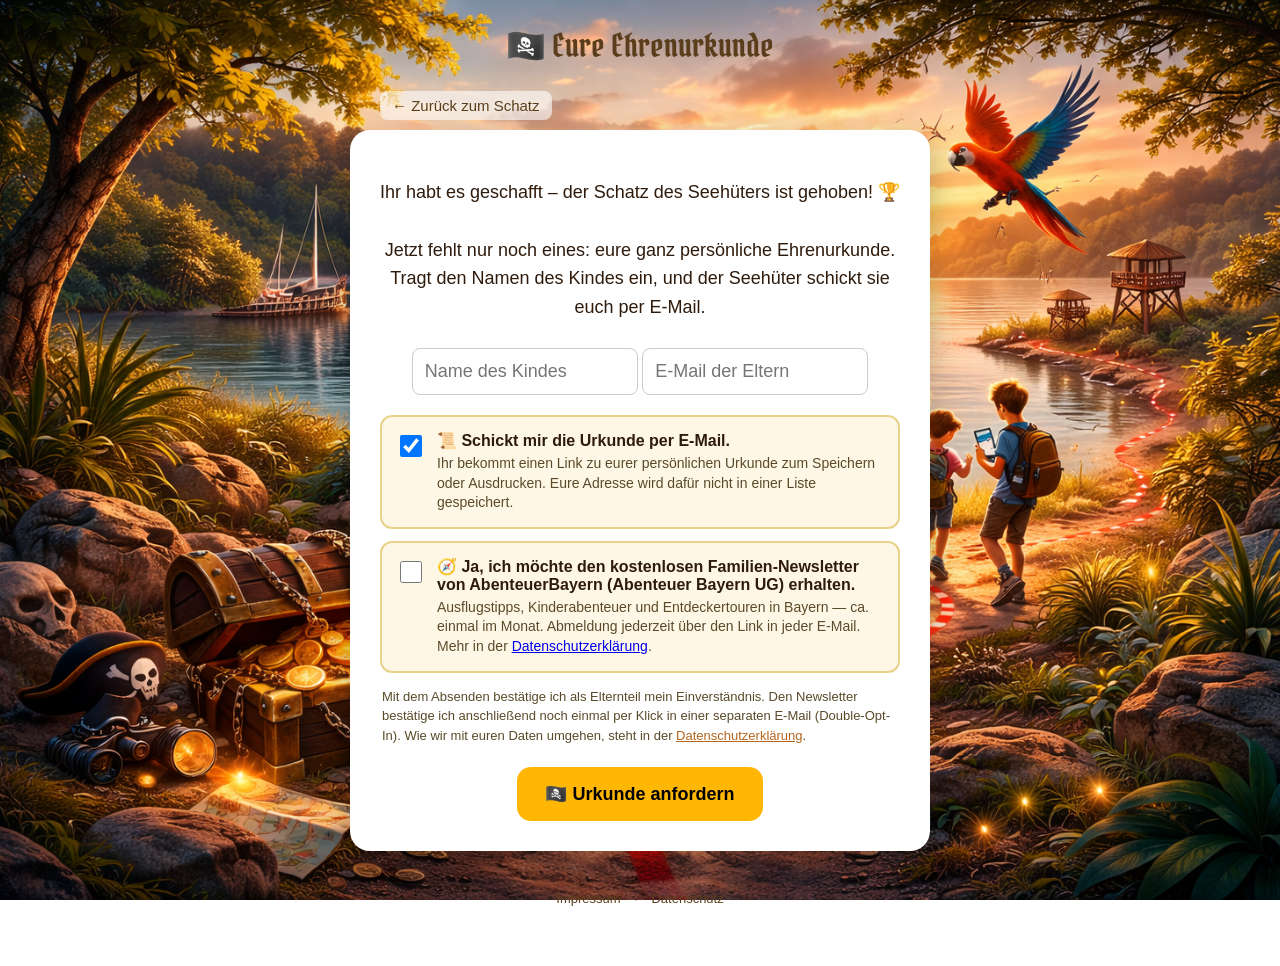
<file: urkunde-generator.html>
<!DOCTYPE html>
<html lang="de">
<head>
  <meta charset="UTF-8">
  <meta name="viewport" content="width=device-width, initial-scale=1.0">
  <title>Eure Ehrenurkunde</title>
  <link href="https://fonts.googleapis.com/css2?family=Pirata+One&display=swap" rel="stylesheet">
  <link rel="stylesheet" href="style.css">
  <style>
    .cert-form input[type=text],
    .cert-form input[type=email]{
      width:90%;padding:12px;font-size:18px;border-radius:8px;
      border:1px solid #ccc;margin:8px 0;font-family:inherit;
    }
    .cert-form label.check{
      display:flex;gap:12px;align-items:flex-start;text-align:left;
      background:#fff7e6;border:2px solid #e8d28a;border-radius:12px;
      padding:14px;margin:12px 0;cursor:pointer;
    }
    .cert-form input[type=checkbox]{
      margin-top:4px;width:22px;height:22px;flex:0 0 auto;cursor:pointer;
    }
    .check-title{font-weight:bold;display:block;}
    .check-sub{font-size:14px;color:#5a4a2a;display:block;margin-top:4px;line-height:1.4;}
    .consent{font-size:13px;color:#5a4a2a;text-align:left;margin:14px 2px 4px;line-height:1.5;}
    .consent a{color:#b5651d;}
  </style>
</head>
<body>

<div class="overlay">

  <div class="header">🏴‍☠️ Eure Ehrenurkunde</div>

  <div class="nav-bar"><a href="final.html" class="back-link">← Zurück zum Schatz</a></div>

  <div class="card">

    <p class="story" id="introStory">
      Ihr habt es geschafft – der Schatz des Seehüters ist gehoben! 🏆<br><br>
      Jetzt fehlt nur noch eines: eure ganz persönliche Ehrenurkunde.
      Tragt den Namen des Kindes ein, und der Seehüter schickt sie euch per E-Mail.
    </p>

    <form id="certForm" class="cert-form">

      <input type="text" id="childname" placeholder="Name des Kindes" maxlength="60" required>
      <input type="email" id="email" placeholder="E-Mail der Eltern" maxlength="120" required>

      <label class="check">
        <input type="checkbox" id="wantCert" checked>
        <span>
          <span class="check-title">📜 Schickt mir die Urkunde per E-Mail.</span>
          <span class="check-sub">Ihr bekommt einen Link zu eurer persönlichen Urkunde zum
          Speichern oder Ausdrucken. Eure Adresse wird dafür nicht in einer Liste gespeichert.</span>
        </span>
      </label>

      <label class="check">
  <input type="checkbox" id="wantNews">
  <span>
    <span class="check-title">🧭 Ja, ich möchte den kostenlosen Familien-Newsletter von AbenteuerBayern (Abenteuer Bayern UG) erhalten.</span>
    <span class="check-sub">Ausflugstipps, Kinderabenteuer und Entdeckertouren in Bayern — ca. einmal im Monat. Abmeldung jederzeit über den Link in jeder E-Mail. Mehr in der <a href="datenschutz.html" target="_blank">Datenschutzerklärung</a>.</span>
  </span>
</label>

      <p class="consent">
        Mit dem Absenden bestätige ich als Elternteil mein Einverständnis. Den Newsletter
        bestätige ich anschließend noch einmal per Klick in einer separaten E-Mail
        (Double-Opt-In). Wie wir mit euren Daten umgehen, steht in der
        <a href="datenschutz.html" target="_blank">Datenschutzerklärung</a>.
      </p>

      <button type="submit" id="submitBtn">🏴‍☠️ Urkunde anfordern</button>

    </form>

    <div id="result" class="hidden"></div>

  </div>

  <div class="footer-links">
    <a href="impressum.html">Impressum</a> · <a href="datenschutz.html">Datenschutz</a>
  </div>

</div>

<script>
  /* ===== TODO: Nach dem Cloudflare-Deploy die echte Worker-URL eintragen ===== */
  const WORKER_URL = "https://seehueter-brevo.quiet-star-1382.workers.dev";

  const form = document.getElementById("certForm");
  const result = document.getElementById("result");

  form.addEventListener("submit", async function (e) {
    e.preventDefault();

    const childName = document.getElementById("childname").value.trim();
    const email = document.getElementById("email").value.trim();
    const wantsCertificate = document.getElementById("wantCert").checked;
    const wantsNewsletter = document.getElementById("wantNews").checked;
    const btn = document.getElementById("submitBtn");

    if (!wantsCertificate && !wantsNewsletter) {
      showMsg("Bitte wählt mindestens eine Option aus. 🙂", false);
      return;
    }

    btn.disabled = true;
    btn.innerText = "Wird gesendet…";

    try {
      const res = await fetch(WORKER_URL, {
        method: "POST",
        headers: { "Content-Type": "application/json" },
        body: JSON.stringify({ childName, email, wantsCertificate, wantsNewsletter })
      });

      if (!res.ok) throw new Error("Serverfehler");

      form.style.display = "none";
      document.getElementById("introStory").style.display = "none";

      let msg = "🎉 Geschafft!<br><br>";
      if (wantsCertificate) {
        msg += "📬 Eure Urkunde ist unterwegs – schaut in euer E-Mail-Postfach (auch im Spam-Ordner).<br><br>";
      }
      if (wantsNewsletter) {
        msg += "🧭 Für den Newsletter haben wir euch eine Bestätigungs-E-Mail geschickt. " +
               "Bitte klickt dort einmal auf „Bestätigen“ – dann seid ihr dabei!";
      }
      showMsg(msg, true);

    } catch (err) {
      btn.disabled = false;
      btn.innerText = "🏴‍☠️ Urkunde anfordern";
      showMsg("⚠️ Da ist etwas schiefgelaufen. Bitte versucht es gleich noch einmal.", false);
    }
  });

  function showMsg(html, success) {
    result.classList.remove("hidden");
    result.innerHTML =
      '<div class="next-box"><p class="' + (success ? "success" : "error") + '">' + html + '</p></div>';
  }
</script>

</body>
</html>
</file>
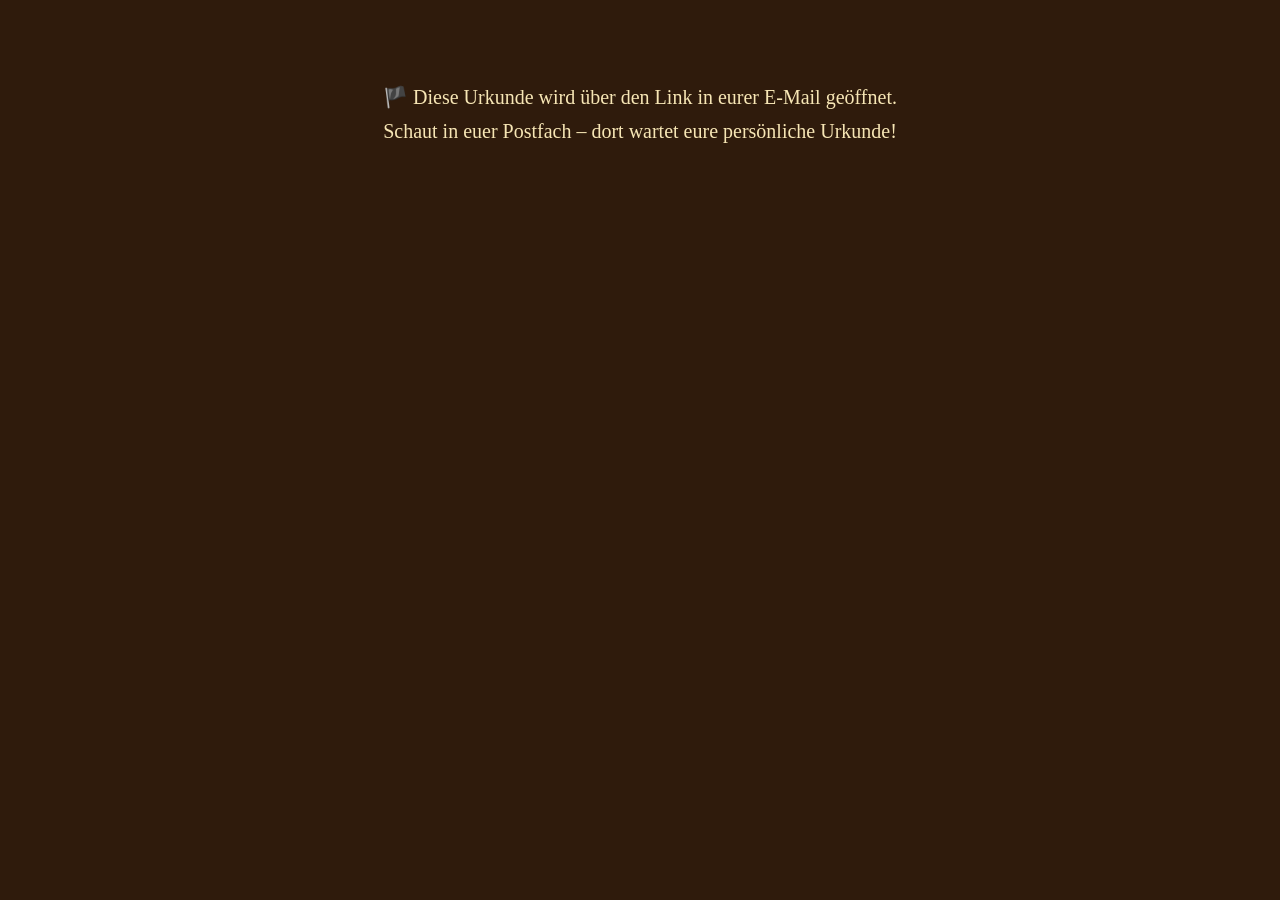
<file: urkunde.html>
<!DOCTYPE html>
<html lang="de">
<head>
<meta charset="UTF-8">
<meta name="viewport" content="width=device-width">
<title>Ehrenurkunde</title>
<link href="https://fonts.googleapis.com/css2?family=Pirata+One&display=swap" rel="stylesheet">
<style>
body{margin:0;font-family:Georgia,serif;text-align:center;background:#2f1b0c;}

.intro{color:#f7e6b5;font-family:'Pirata One',cursive;font-size:26px;margin:30px 20px 0;line-height:1.4;}

.certificate{
  width:1120px;height:790px;margin:30px auto;position:relative;padding:120px;
  box-sizing:border-box;background-image:url("pirate-adventure.jpg");
  background-size:cover;background-position:center;border:18px solid #caa64b;
  box-shadow:0 0 0 6px #e8d28a,0 0 35px rgba(0,0,0,0.6);display:none;
}
.cert-overlay{position:absolute;inset:0;background:rgba(247,230,181,0.6);}
.content{position:relative;z-index:2;}
.title{font-family:'Pirata One',cursive;font-size:72px;color:#080402;margin-bottom:10px;}
.subtitle{font-size:34px;margin-bottom:30px;color:#140903;}
.name{font-size:64px;font-weight:bold;margin:30px 0;color:#050202;}
.text{font-size:26px;line-height:1.8;color:#140903;}
.footer{margin-top:40px;font-size:24px;color:#140903;}
.compass{position:absolute;bottom:10px;right:15px;width:170px;animation:spin 40s linear infinite;}
@keyframes spin{0%{transform:rotate(0deg)}100%{transform:rotate(360deg)}}
.seal{position:absolute;bottom:35px;left:60px;width:220px;transform:rotate(-10deg);}
.certificate-number{position:absolute;top:25px;left:40px;font-size:20px;font-weight:bold;color:#050202;}

.print-button{
  display:none;position:fixed;bottom:25px;right:25px;padding:16px 24px;font-size:16px;
  border:none;border-radius:10px;background:#ffb703;cursor:pointer;
  box-shadow:0 6px 14px rgba(0,0,0,0.3);
}
.fallback{color:#f7e6b5;font-family:Georgia,serif;font-size:20px;margin:80px 24px;line-height:1.7;}

@media (max-width:900px){
  .certificate{width:95vw;height:auto;padding:40px 20px;}
  .title{font-size:42px;}
  .subtitle{font-size:22px;}
  .name{font-size:36px;}
  .text{font-size:18px;}
  .footer{font-size:18px;}
  .compass{width:90px;bottom:5px;right:5px;}
  .seal{width:120px;left:10px;bottom:10px;}
}

@media print{
  body{background:white;}
  .print-button{display:none;}
  .intro{display:none;}
  .certificate{margin:0;box-shadow:none;}
}
</style>
</head>
<body>

<p class="intro" id="intro"></p>

<div class="certificate" id="certificate">
  <div class="cert-overlay"></div>
  <div class="certificate-number" id="certNumber"></div>

  <img src="compass.png" class="compass" alt="">
  <img src="sigiliu.png" class="seal" alt="">

  <div class="content">
    <div class="title">GEHEIME EHRENURKUNDE</div>
    <div class="subtitle">Orden der H&uuml;ter des Sees</div>
    <div class="text">Mit Mut und Entdeckergeist hat</div>
    <div class="name" id="childName">Name</div>
    <div class="text">alle Pr&uuml;fungen bestanden und den verborgenen Schatz entdeckt.</div>
    <div class="footer">
      Verliehen am: <span id="date"></span>
      <br><br>
      Im Namen des Seeh&uuml;ters
    </div>
  </div>
</div>

<button class="print-button" id="printBtn" onclick="window.print()">&#128196; Urkunde als PDF speichern</button>

<p class="fallback" id="fallback" style="display:none;">
  &#127988;&#65039; Diese Urkunde wird &uuml;ber den Link in eurer E-Mail ge&ouml;ffnet.<br>
  Schaut in euer Postfach &ndash; dort wartet eure pers&ouml;nliche Urkunde!
</p>

<script>
  /* Die Urkunde wird aus dem Link bef&uuml;llt: ?name=...&nr=... */
  const params = new URLSearchParams(window.location.search);
  const name = (params.get("name") || "").trim();
  const nr = (params.get("nr") || "").trim();

  const today = new Date();
  document.getElementById("date").innerText = today.toLocaleDateString("de-DE");

  if (name) {
    document.getElementById("childName").innerText = name;       // innerText = sicher gegen Code-Einschleusung
    document.getElementById("certNumber").innerText = nr ? ("Zertifikat Nr: " + nr) : "";
    document.getElementById("intro").innerText =
      "Tippt unten auf den Button, um die Urkunde zu speichern oder auszudrucken.";
    document.getElementById("certificate").style.display = "block";
    document.getElementById("printBtn").style.display = "block";
  } else {
    document.getElementById("fallback").style.display = "block";
  }
</script>

</body>
</html>
</file>
<file: style.css>
/* =============================================
   DER SCHATZ DES SEEHÜTERS — Stylesheet
   ============================================= */

body {
  margin: 0;
  font-family: 'Trebuchet MS', Arial;
  text-align: center;
  color: #2f1b0c;
  background-image: url("pirate-adventure.jpg");
  background-size: cover;
  background-position: center;
  background-attachment: fixed;
}

/* LAYOUT */
.overlay {
  background: transparent;
  min-height: 100vh;
  padding-bottom: 40px;
  display: flex;
  flex-direction: column;
  align-items: center;
}

.header {
  padding: 25px;
  font-family: 'Pirata One', cursive;
  font-size: 32px;
  color: #5a3e1b;
}

/* PROGRESS BAR */
.progress {
  margin: 10px auto;
  width: 240px;
  height: 12px;
  background: #ddd;
  border-radius: 10px;
  overflow: hidden;
}

.progress-bar {
  height: 100%;
  background: #ffb703;
  transition: width 0.5s ease;
}

/* CARD */
.card {
  background: white;
  margin: 20px auto;
  padding: 30px;
  border-radius: 20px;
  max-width: 520px;
  box-shadow: 0 12px 30px rgba(0, 0, 0, 0.25);
}

.story {
  font-size: 18px;
  line-height: 1.6;
}

/* BUTTONS */
button {
  padding: 16px 28px;
  font-size: 18px;
  border: none;
  border-radius: 14px;
  background: #ffb703;
  cursor: pointer;
  margin-top: 18px;
  font-weight: bold;
  transition: background 0.2s;
}

button:hover {
  background: #faa307;
}

button:active {
  transform: scale(0.97);
}

/* ANSWER BUTTONS */
.answer-buttons {
  display: flex;
  flex-direction: column;
  gap: 10px;
  margin-top: 15px;
}

.answer-btn {
  padding: 14px 20px;
  font-size: 17px;
  border: 2px solid #ddd;
  border-radius: 12px;
  background: #fff;
  cursor: pointer;
  font-weight: normal;
  margin-top: 0;
  transition: all 0.2s;
}

.answer-btn:hover {
  border-color: #ffb703;
  background: #fff8e7;
}

/* TEXT INPUT */
input {
  padding: 12px;
  font-size: 18px;
  border-radius: 10px;
  border: 1px solid #ccc;
  margin-top: 10px;
  width: 80%;
  max-width: 200px;
}

/* STATES */
.hidden {
  display: none;
}

.success {
  color: green;
  font-weight: bold;
  font-size: 20px;
}

.error {
  color: #c0392b;
  font-weight: bold;
}

.checking {
  color: #8e6b00;
  font-weight: bold;
}

/* DID YOU KNOW */
.didyouknow {
  background: #f3e5ab;
  padding: 15px;
  border-radius: 15px;
  margin: 20px 0;
  border-left: 6px solid #ffb703;
  text-align: left;
}

/* HINT BOX */
.hintbox {
  background: #e8f5e9;
  padding: 14px;
  border-radius: 12px;
  margin-top: 15px;
  border-left: 6px solid #66bb6a;
  text-align: left;
}

/* CHEST ANIMATION */
.chest {
  font-size: 120px;
  margin-top: 20px;
  animation: bounce 2s infinite;
  cursor: pointer;
}

@keyframes bounce {
  0%   { transform: translateY(0) }
  50%  { transform: translateY(-10px) }
  100% { transform: translateY(0) }
}

/* COIN RAIN */
.coin {
  position: fixed;
  font-size: 28px;
  z-index: 999;
  animation: coinfall 3s linear forwards;
  pointer-events: none;
}

@keyframes coinfall {
  0%   { transform: translateY(-50px) }
  100% { transform: translateY(110vh) }
}

/* NEXT CLUE BOX */
.next-box {
  margin-top: 25px;
}

.next-box button {
  padding: 16px 28px;
  font-size: 18px;
}

/* DISTANCE INFO */
.distance-info {
  font-size: 14px;
  color: #8e6b00;
  margin-top: 8px;
}

/* GPS PATIENCE HINT */
.gps-hint {
  font-size: 13px;
  color: #8e6b00;
  margin-top: 6px;
  font-style: italic;
}

/* FOOTER */
.footer-links {
  margin-top: auto;
  padding: 20px;
  font-size: 13px;
}

.footer-links a {
  color: #5a3e1b;
  text-decoration: none;
  margin: 0 10px;
}

.footer-links a:hover {
  text-decoration: underline;
}

/* BACK NAVIGATION */
.nav-bar {
  width: 100%;
  max-width: 520px;
  display: flex;
  justify-content: flex-start;
  padding: 0 10px;
  margin-bottom: -10px;
}

.back-link {
  color: #5a3e1b;
  text-decoration: none;
  font-size: 15px;
  padding: 6px 12px;
  border-radius: 8px;
  background: rgba(255,255,255,0.6);
  transition: background 0.2s;
}

.back-link:hover {
  background: rgba(255,255,255,0.9);
}

/* RESET BUTTON (index) */
.reset-link {
  color: #999;
  font-size: 12px;
  text-decoration: none;
  cursor: pointer;
  margin-top: 10px;
  display: inline-block;
}

.reset-link:hover {
  color: #c0392b;
}

/* CONFETTI (final page) */
.confetti {
  position: fixed;
  width: 10px;
  height: 10px;
  z-index: 999;
  animation: fall 4s linear forwards;
  pointer-events: none;
}

@keyframes fall {
  0%   { transform: translateY(-20px) rotate(0deg) }
  100% { transform: translateY(110vh) rotate(720deg) }
}
</file>
